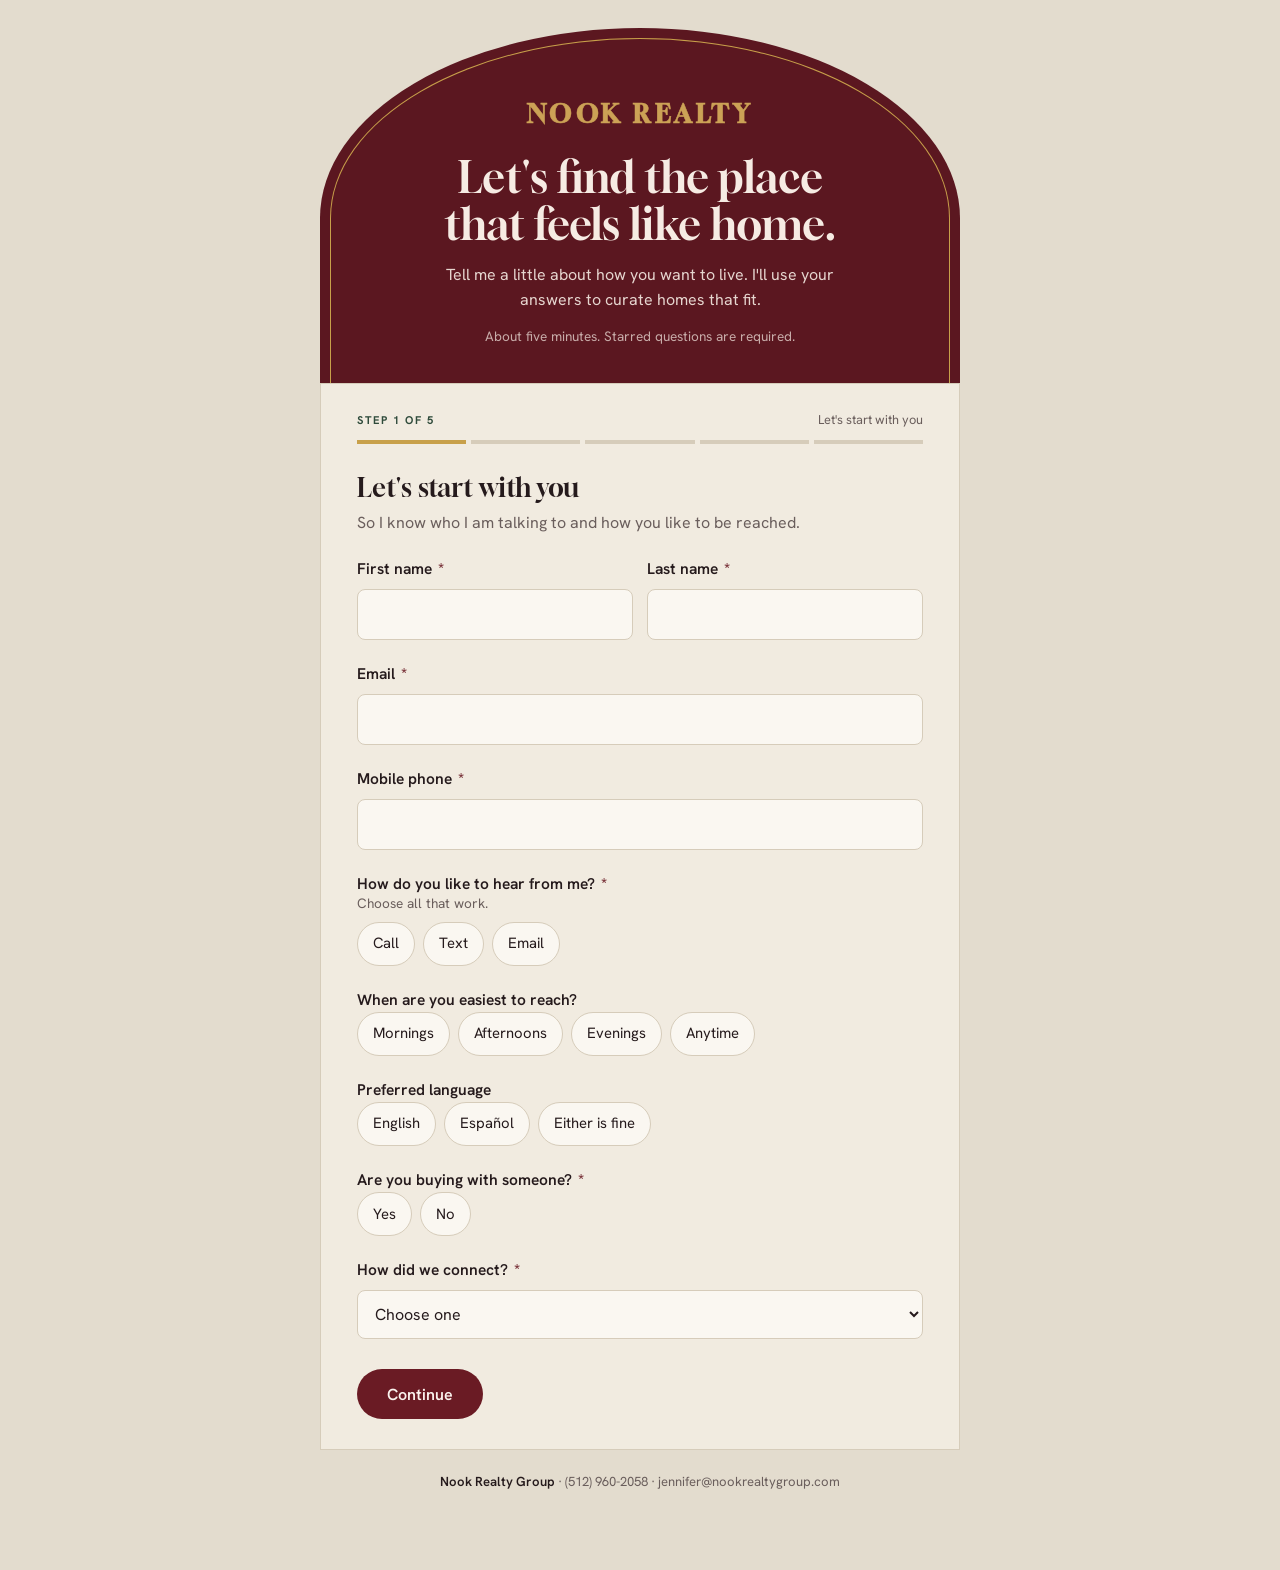
<file: index.html>
<!doctype html>
<html lang="en">
<head>
<meta charset="utf-8">
<title>Nook Buyer Intake</title>
<meta name="viewport" content="width=device-width, initial-scale=1, viewport-fit=cover">
<link rel="stylesheet" href="https://fonts.googleapis.com/css2?family=Gloock&family=Hanken+Grotesk:wght@400;500;600;700&display=swap">
<style>
/* Layout: one narrow column. An arch-shaped hero (a nook) opens onto a single stepped form panel. */
:root {
  --bg: #E3DCCE;
  --surface: #F1EBE0;
  --field: #FAF7F1;
  --fg: #251A1C;
  --muted: #6A5E5C;
  --line: #D6CCBA;
  --tint: #E8E0D2;
  --accent: #6A1B24;
  --accent-fg: #FBF3EE;
  --hero-bg: #5B1720;
  --hero-fg: #F6EBE3;
  --gold: #C8A04A;
  --green: #2F4B3B;
  --focus: #9A6F22;
  --error: #A12A2A;
  --font-display: 'Gloock', Georgia, 'Times New Roman', serif;
  --font-body: 'Hanken Grotesk', system-ui, -apple-system, 'Segoe UI', sans-serif;
}
* { box-sizing: border-box; }
[hidden] { display: none !important; }
body {
  background: var(--bg); color: var(--fg);
  font: 400 1rem/1.55 var(--font-body);
  padding-left: max(16px, env(safe-area-inset-left, 0px));
  padding-right: max(16px, env(safe-area-inset-right, 0px));
  padding-block: 20px 56px;
}
.wrap { max-width: 640px; margin: 0 auto; }
.preview { display: flex; gap: 8px; align-items: baseline; font-size: .8rem; color: var(--muted); margin: 0 0 14px; }
.preview b { letter-spacing: .12em; text-transform: uppercase; font-size: .7rem; color: var(--gold); }

.hero {
  position: relative; background: var(--hero-bg); color: var(--hero-fg); text-align: center;
  border-radius: 50% 50% 0 0 / 190px 190px 0 0; padding: 72px clamp(22px, 8vw, 64px) 36px;
}
.hero::before {
  content: ""; position: absolute; inset: 10px 10px 0; border: 1px solid var(--gold); border-bottom: 0;
  border-radius: 50% 50% 0 0 / 180px 180px 0 0; pointer-events: none;
}
.hero .eyebrow { font: 700 clamp(1.2rem, 5vw, 1.55rem)/1.2 var(--font-display); letter-spacing: .18em; text-transform: uppercase; color: #D9B25C; -webkit-text-stroke: .5px currentColor; margin: 0 auto 24px; }
.hero h1 { font: 400 clamp(1.9rem, 6.4vw, 2.7rem)/1.1 var(--font-display); margin: 0 0 14px; text-wrap: balance; }
.hero p { margin: 0 auto; max-width: 46ch; opacity: .9; }
.hero .meta { margin-top: 14px; font-size: .85rem; opacity: .7; }

.panel { background: var(--surface); border: 1px solid var(--line); padding: 26px clamp(18px, 5vw, 36px) 30px; }
.panel.nohero { border-top: 1px solid var(--line); }
.topline { display: flex; justify-content: space-between; align-items: baseline; gap: 12px; margin-bottom: 10px; font-size: .8rem; color: var(--muted); }
.topline b { letter-spacing: .14em; text-transform: uppercase; font-size: .7rem; color: var(--green); }
.bar { display: grid; grid-template-columns: repeat(5, 1fr); gap: 5px; margin-bottom: 28px; }
.bar i { height: 4px; background: var(--line); display: block; }
.bar i.on { background: var(--gold); }

.step { display: flex; flex-direction: column; gap: 22px; min-width: 0; }
.step h2 { font: 400 1.65rem/1.15 var(--font-display); margin: 0; text-wrap: balance; }
.step h2:focus { outline: none; }
.lead { margin: -14px 0 0; color: var(--muted); }
.block { display: flex; flex-direction: column; gap: 14px; min-width: 0; }
.row { display: grid; grid-template-columns: 1fr 1fr; gap: 14px; }
.row > * { min-width: 0; }
@media (max-width: 480px) { .row { grid-template-columns: 1fr; } }

.q { border: 0; padding: 0; margin: 0; min-width: 0; display: flex; flex-direction: column; gap: 8px; }
.q > label, .q > legend { font-weight: 600; font-size: .97rem; padding: 0; }
.req { color: var(--accent); margin-left: 2px; }
.hint { margin: -3px 0 0; font-size: .85rem; color: var(--muted); }
.hint a { color: var(--green); }
input[type=text], input[type=email], input[type=tel], input[type=date], select, textarea {
  width: 100%; font: inherit; font-size: 1rem; color: var(--fg); background: var(--field, var(--surface));
  border: 1px solid var(--line); border-radius: 8px; padding: 12px 13px; min-height: 48px;
}
textarea { resize: vertical; min-height: 92px; }
select { appearance: auto; }
input:focus-visible, select:focus-visible, textarea:focus-visible { outline: 2px solid var(--focus); outline-offset: 1px; border-color: var(--focus); }
.q.bad input, .q.bad select, .q.bad textarea { border-color: var(--error); }
.err { color: var(--error); font-size: .85rem; margin: 0; font-weight: 500; }

.chips { display: flex; flex-wrap: wrap; gap: 8px; }
.chip { position: relative; }
.chip input { position: absolute; opacity: 0; inset: 0; width: 100%; height: 100%; margin: 0; cursor: pointer; }
.chip span {
  display: inline-block; padding: 10px 15px; min-height: 44px; border: 1px solid var(--line); border-radius: 999px;
  background: var(--field, var(--surface)); font-size: .93rem; line-height: 1.3; display: flex; align-items: center;
}
.chip input:checked + span { background: var(--accent); color: var(--accent-fg); border-color: var(--accent); font-weight: 600; }
.chip input:focus-visible + span { outline: 2px solid var(--focus); outline-offset: 2px; }
.q.bad .chip span { border-color: var(--error); }

.consent { display: flex; gap: 12px; align-items: flex-start; cursor: pointer; font-size: .92rem; line-height: 1.5; }
.consent input { width: 22px; height: 22px; margin: 2px 0 0; accent-color: var(--accent); flex: none; }
.consent span { color: var(--fg); }
.consent:has(input:focus-visible) { outline: 2px solid var(--focus); outline-offset: 4px; }

.follow { background: var(--tint); border-radius: 10px; padding: 16px; display: flex; flex-direction: column; gap: 16px; min-width: 0; }
.group { display: flex; flex-direction: column; gap: 22px; min-width: 0; }
.pricebox { background: var(--tint); border-radius: 10px; padding: 16px; display: flex; flex-direction: column; gap: 14px; }
.pricereadout { font: 400 1.6rem/1.15 var(--font-display); color: var(--accent); }
.sl { display: flex; flex-direction: column; gap: 4px; font-size: .88rem; color: var(--muted); }
.sl b { color: var(--fg); font-weight: 600; }
.sl input[type=range] { width: 100%; height: 34px; margin: 0; accent-color: var(--accent); }
.sl input[type=range]:focus-visible { outline: 2px solid var(--focus); outline-offset: 2px; }
.fine { font-size: .82rem; color: var(--muted); margin: 0; }

.nav { display: flex; justify-content: space-between; align-items: center; gap: 12px; margin-top: 30px; }
.btn { font: 600 1rem var(--font-body); border: 0; border-radius: 999px; padding: 14px 30px; min-height: 50px; cursor: pointer; background: var(--accent); color: var(--accent-fg); }
.btn:hover { filter: brightness(1.08); }
.btn:focus-visible, .back:focus-visible { outline: 2px solid var(--focus); outline-offset: 3px; }
.back { font: 500 .95rem var(--font-body); background: none; border: 0; color: var(--muted); text-decoration: underline; cursor: pointer; padding: 12px 4px; min-height: 44px; }

.done { text-align: left; display: flex; flex-direction: column; gap: 16px; }
.done h2 { font: 400 2rem/1.1 var(--font-display); margin: 0; }
.done p { margin: 0; }
.done .note { background: var(--tint); border-radius: 10px; padding: 14px 16px; font-size: .88rem; color: var(--muted); }

.foot { margin-top: 22px; text-align: center; font-size: .82rem; color: var(--muted); }
.foot b { font-weight: 600; color: var(--fg); }
@media (prefers-reduced-motion: no-preference) { .step, .done { animation: rise .35s ease-out; } }
@keyframes rise { from { opacity: 0; transform: translateY(6px); } to { opacity: 1; transform: none; } }
</style>
</head>
<body>
<div class="wrap">
  <header class="hero" id="hero">
    <p class="eyebrow">Nook Realty</p>
    <h1>Let's find the place that feels like home.</h1>
    <p>Tell me a little about how you want to live. I'll use your answers to curate homes that fit.</p>
    <p class="meta">About five minutes. Starred questions are required.</p>
  </header>

  <main class="panel" id="panel">
    <div class="topline"><b id="stepName">Step 1 of 5</b><span id="stepTitle"></span></div>
    <div class="bar" id="bar" aria-hidden="true"><i></i><i></i><i></i><i></i><i></i></div>
    <form id="intake" novalidate>
      <div style="position:absolute;left:-9999px" aria-hidden="true"><input name="website" tabindex="-1" autocomplete="off"></div>
      <div id="steps"></div>
      <div class="nav">
        <button type="button" class="back" id="back" hidden>Back</button>
        <button type="submit" class="btn" id="next">Continue</button>
      </div>
    </form>
    <div id="thanks" hidden></div>
  </main>

  <p class="foot"><b>Nook Realty Group</b> · (512) 960-2058 · jennifer@nookrealtygroup.com</p>
</div>

<script>
(function () {
  var AREAS = ['South Austin', 'Dripping Springs', 'Downtown', 'North Austin', 'Buda', 'Kyle', 'Wimberley', 'Lakeway', 'Bee Cave', 'Westlake Hills', 'Tarrytown', 'East Austin', 'Round Rock', 'Leander', 'Central Austin', 'Manchaca', 'San Marcos'];
  var steps = [
    { title: "Let's start with you", lead: 'So I know who I am talking to and how you like to be reached.', fields: [
      { type: 'row', fields: [
        { name: 'first_name', type: 'text', label: 'First name', req: 1, ac: 'given-name' },
        { name: 'last_name', type: 'text', label: 'Last name', req: 1, ac: 'family-name' } ] },
      { name: 'email', type: 'email', label: 'Email', req: 1, ac: 'email' },
      { name: 'phone', type: 'tel', label: 'Mobile phone', req: 1, ac: 'tel', im: 'tel' },
      { name: 'contact_pref', type: 'check', label: 'How do you like to hear from me?', hint: 'Choose all that work.', opts: ['Call', 'Text', 'Email'], req: 1 },
      { name: 'best_time', type: 'radio', label: 'When are you easiest to reach?', opts: ['Mornings', 'Afternoons', 'Evenings', 'Anytime'] },
      { name: 'language', type: 'radio', label: 'Preferred language', opts: ['English', 'Español', 'Either is fine'] },
      { name: 'has_cobuyer', type: 'radio', label: 'Are you buying with someone?', opts: ['Yes', 'No'], req: 1,
        follow: [{ when: ['Yes'], fields: [
          { name: 'cobuyer_name', type: 'text', label: 'Their name' },
          { name: 'cobuyer_contact', type: 'text', label: 'Their email or phone', hint: 'Optional.' } ] }] },
      { name: 'source', type: 'select', label: 'How did we connect?', req: 1,
        opts: ['A friend or past client referred me', 'Instagram', 'Zillow or Realtor.com', 'Google search', 'An open house', 'An event or the community', 'We have already spoken', 'Somewhere else'],
        follow: [
          { when: ['A friend or past client referred me'], fields: [{ name: 'referrer_name', type: 'text', label: 'Who should I thank?' }] },
          { when: ['Somewhere else'], fields: [{ name: 'source_other', type: 'text', label: 'Where did you hear about me?' }] } ] }
    ] },
    { title: 'What feels like home', lead: 'Paint me a picture. Rough answers are perfect.', fields: [
      { name: 'property_type', type: 'check', label: 'What kind of home are you looking for?', hint: 'Choose all that apply.', req: 1,
        opts: ['Single-family home', 'Condo or townhome', 'Land or acreage', 'Ranch or farm', 'New construction', 'Multi-family or investment'] },
      { type: 'row', fields: [
        { name: 'bedrooms', type: 'select', label: 'Bedrooms', opts: ['Any', '2+', '3+', '4+', '5+', '6+'] },
        { name: 'bathrooms', type: 'select', label: 'Bathrooms', opts: ['Any', '2+', '3+', '4+', '5+'] } ] },
      { name: 'areas', type: 'check', label: 'Where do you want to be?', hint: 'Choose any that appeal.', opts: AREAS },
      { name: 'areas_other', type: 'text', label: 'Other areas, zip codes or counties', hint: 'Need help with zip codes? <a href="https://www.mapsofaustin.com/" target="_blank" rel="noopener">This map of Greater Austin</a> is useful.' },
      { name: 'lot_size', type: 'select', label: 'How much land do you want?', opts: ['Not important', 'Under 1 acre', '1 to 5 acres', '5 to 10 acres', '10+ acres'] },
      { name: 'hoa', type: 'radio', label: 'How do you feel about an HOA?', opts: ['Fine with one', 'Prefer none', 'No preference'] },
      { name: 'features', type: 'check', label: 'What would make a home feel right?', hint: 'Choose all that apply.',
        opts: ['Pool', 'Big backyard', 'Views', 'Single story', 'Home office', 'Guest house or casita', 'Outdoor living space', 'Gated or private', '3+ car garage', 'Room for animals or hobbies'] },
      { name: 'must_haves', type: 'textarea', label: 'What does the home absolutely need?', hint: 'Your must-haves, in your own words.' },
      { name: 'nice_to_have', type: 'textarea', label: 'What would be a lovely bonus?' },
      { name: 'why_moving', type: 'textarea', label: "What's bringing you to a new home?", hint: 'Optional. It helps me understand what matters most.' },
      { name: 'want_mls', type: 'radio', label: 'Would you like new listings that match sent straight to your inbox?', opts: ['Yes', 'No'], req: 1,
        follow: [{ when: ['Yes'], fields: [
          { name: 'mls_frequency', type: 'check', label: 'How often?', opts: ['As matches come in', 'A daily digest', 'A weekly roundup'], req: 1 },
          { name: 'mls_consent', type: 'consent', req: 1, label: 'I authorize Nook Realty Group to email me recurring listings that match my search. I can unsubscribe at any time.' } ] }] }
    ] },
    { title: 'Budget and financing', lead: 'This keeps us focused on homes that make sense. Nothing here is a commitment.', fields: [
      { name: 'price_range', type: 'price', label: 'What price range are you considering?', hint: 'Slide each end to set your range. Narrow ranges like $475K to $525K are perfect.', req: 1 },
      { name: 'budget_note', type: 'textarea', label: 'Anything about your budget I should know?', hint: 'Optional.' },
      { name: 'purchase_type', type: 'radio', label: 'How will you be buying?', opts: ['Cash', 'Financing', 'Not sure yet'], req: 1 },
      { type: 'group', when: 'purchase_type:Financing|Not sure yet', fields: [
        { name: 'preapproved', type: 'radio', label: 'Have you been pre-approved for a mortgage?', opts: ['Yes', 'In progress', 'Not yet'], req: 1,
          follow: [{ when: ['Yes'], fields: [{ name: 'preapproval_amount', type: 'text', label: 'Pre-approval amount', im: 'numeric', ph: '$' }] }] },
        { name: 'has_lender', type: 'radio', label: 'Are you working with a lender?', opts: ['Yes', 'No'], req: 1,
          follow: [
            { when: ['Yes'], fields: [
              { name: 'lender_name', type: 'text', label: "Lender's name", req: 1 },
              { type: 'row', fields: [
                { name: 'lender_phone', type: 'tel', label: 'Lender phone', im: 'tel' },
                { name: 'lender_email', type: 'email', label: 'Lender email' } ] },
              { type: 'note', text: 'Add a phone number, an email, or both, so I can coordinate with them.' } ] },
            { when: ['No'], fields: [
              { name: 'want_lender_intro', type: 'radio', label: 'Would you like a recommendation?', opts: ['Yes, please', 'No thanks'] } ] } ] }
      ] }
    ] },
    { title: 'Timing and your current home', lead: 'Helps me plan around your calendar and your next move.', fields: [
      { name: 'timeline', type: 'radio', label: 'When are you hoping to buy?', req: 1, opts: ['Right away', 'In 1 to 3 months', 'In 3 to 6 months', 'In 6+ months', 'Just exploring'] },
      { name: 'move_date', type: 'date', label: 'Is there a move-in date you are aiming for?', hint: 'Optional.' },
      { name: 'other_agent', type: 'radio', label: 'Are you currently working with another agent?', opts: ['Yes', 'No'], req: 1,
        follow: [{ when: ['Yes'], fields: [
          { name: 'other_agent_name', type: 'text', label: "Agent's name and brokerage" },
          { name: 'other_agent_signed', type: 'radio', label: 'Have you signed an agreement with them?', opts: ['Yes', 'No', 'Not sure'] },
          { type: 'note', text: 'No problem either way. I just want to be respectful of any agreement you already have.' } ] }] },
      { name: 'housing', type: 'radio', label: 'Do you rent or own where you live now?', opts: ['Rent', 'Own', 'Something else'], req: 1,
        follow: [
          { when: ['Rent'], fields: [
            { type: 'row', fields: [
              { name: 'rent_amount', type: 'text', label: 'Monthly rent', im: 'numeric', ph: '$' },
              { name: 'lease_end', type: 'date', label: 'Lease ends' } ] } ] },
          { when: ['Own'], fields: [
            { name: 'need_to_sell', type: 'radio', label: 'Do you need to sell before you buy?', opts: ['Yes', 'No', 'Not sure yet'] },
            { name: 'current_address', type: 'text', label: 'Address of your current home', hint: 'Optional.', ac: 'street-address' },
            { name: 'paid_off', type: 'radio', label: 'Is your home paid off?', opts: ['Yes', 'No'],
              follow: [{ when: ['No'], fields: [{ name: 'mortgage_balance', type: 'text', label: 'Approximate remaining mortgage balance', hint: 'Optional. A rough number is fine.', im: 'numeric', ph: '$' }] }] },
            { name: 'home_value_opinion', type: 'text', label: 'What do you think your home is worth today?', hint: 'Optional. Your best guess is perfect.', im: 'numeric', ph: '$' } ] } ] }
    ] },
    { title: 'Last things', lead: 'Almost there.', fields: [
      { name: 'anything_else', type: 'textarea', label: 'Anything else you would like me to know?', hint: 'Optional.' },
      { name: 'consent_bra', type: 'consent', req: 1, label: "I understand that before touring homes with Nook Realty Group, I will be asked to review and sign a written buyer representation agreement that explains the services provided and how compensation works. Submitting this form does not commit me to anything." },
      
      { type: 'note', text: 'I use your answers only to help with your home search.' }
    ] }
  ];

  var form = document.getElementById('intake');
  var stepsEl = document.getElementById('steps');
  var cur = 0;
  var resetHooks = [];

  function h(tag, props) {
    var e = document.createElement(tag);
    props = props || {};
    Object.keys(props).forEach(function (k) {
      var v = props[k];
      if (v === undefined || v === null || v === false) return;
      if (k === 'class') e.className = v;
      else if (k === 'text') e.textContent = v;
      else if (k === 'html') e.innerHTML = v;
      else e.setAttribute(k, v === true ? '' : v);
    });
    for (var i = 2; i < arguments.length; i++) {
      var c = arguments[i];
      if (c == null) continue;
      e.append(c.nodeType ? c : document.createTextNode(c));
    }
    return e;
  }

  function renderPrice(f) {
    var stops = [], v;
    for (v = 200; v <= 1000; v += 25) stops.push(v);
    for (v = 1050; v <= 2000; v += 50) stops.push(v);
    for (v = 2100; v <= 3000; v += 100) stops.push(v);
    for (v = 3250; v <= 5000; v += 250) stops.push(v);
    function fmt(k, isMax) {
      if (k >= 5000 && isMax) return '$5M+';
      return k >= 1000 ? '$' + (k / 1000) + 'M' : '$' + k + 'K';
    }
    var q = h('fieldset', { class: 'q', 'data-name': f.name, 'data-req': '1', 'data-type': 'price' });
    q.append(h('legend', { text: f.label }, h('span', { class: 'req', 'aria-hidden': 'true', text: ' *' })));
    if (f.hint) q.append(h('p', { class: 'hint', text: f.hint }));
    var out = h('output', { class: 'pricereadout', 'aria-live': 'polite' });
    var minIn = h('input', { type: 'range', id: 'price_min_s', min: 0, max: stops.length - 1, step: 1, value: stops.indexOf(700) });
    var maxIn = h('input', { type: 'range', id: 'price_max_s', min: 0, max: stops.length - 1, step: 1, value: stops.indexOf(1000) });
    var minVal = h('b'), maxVal = h('b');
    var unsure = h('input', { type: 'checkbox', id: 'price_unsure' });
    var box = h('div', { class: 'pricebox' }, out,
      h('label', { class: 'sl', for: 'price_min_s' }, h('span', {}, 'From ', minVal), minIn),
      h('label', { class: 'sl', for: 'price_max_s' }, h('span', {}, 'To ', maxVal), maxIn),
      h('label', { class: 'consent', for: 'price_unsure' }, unsure, h('span', { text: "I'm still figuring it out" })));
    var hMin = h('input', { type: 'hidden', name: 'price_min' });
    var hMax = h('input', { type: 'hidden', name: 'price_max' });
    var hTxt = h('input', { type: 'hidden', name: 'price_range' });
    q.append(box, hMin, hMax, hTxt, h('p', { class: 'err', role: 'alert', hidden: true }));
    var touched = false;
    function sync() {
      var a = +minIn.value, b = +maxIn.value;
      minVal.textContent = fmt(stops[a], false);
      maxVal.textContent = fmt(stops[b], true);
      if (unsure.checked) {
        out.textContent = 'Still figuring it out';
        hMin.value = ''; hMax.value = ''; hTxt.value = 'Still figuring it out';
      } else if (touched) {
        var t = fmt(stops[a], false) + ' to ' + fmt(stops[b], true);
        out.textContent = t; hTxt.value = t;
        hMin.value = stops[a] * 1000; hMax.value = stops[b] * 1000;
      } else {
        out.textContent = 'Slide to set your range';
        hMin.value = ''; hMax.value = ''; hTxt.value = '';
      }
      minIn.disabled = unsure.checked; maxIn.disabled = unsure.checked;
    }
    minIn.addEventListener('input', function () { touched = true; if (+minIn.value > +maxIn.value) maxIn.value = minIn.value; sync(); });
    maxIn.addEventListener('input', function () { touched = true; if (+maxIn.value < +minIn.value) minIn.value = maxIn.value; sync(); });
    unsure.addEventListener('change', sync);
    resetHooks.push(function () { touched = false; sync(); });
    sync();
    return h('div', { class: 'block' }, q);
  }

  function renderField(f) {
    if (f.type === 'row') {
      var row = h('div', { class: 'row' });
      f.fields.forEach(function (x) { row.append(renderField(x)); });
      return row;
    }
    if (f.type === 'note') return h('p', { class: 'fine', text: f.text });
    if (f.type === 'group') {
      var g = h('div', { class: 'group', 'data-when': f.when, hidden: true });
      f.fields.forEach(function (x) { g.append(renderField(x)); });
      return g;
    }
    if (f.type === 'price') return renderPrice(f);
    var block = h('div', { class: 'block' });
    var isGroup = f.type === 'radio' || f.type === 'check' || f.type === 'consent';
    var q = h(f.type === 'consent' ? 'div' : (isGroup ? 'fieldset' : 'div'), { class: 'q', 'data-name': f.name, 'data-req': f.req ? '1' : null, 'data-type': f.type });
    var id = 'f_' + f.name;
    var req = f.req && f.type !== 'consent' ? h('span', { class: 'req', 'aria-hidden': 'true', text: ' *' }) : null;

    if (f.type !== 'consent') {
      q.append(isGroup ? h('legend', { text: f.label }, req) : h('label', { for: id, text: f.label }, req));
      if (f.hint) q.append(h('p', { class: 'hint', html: f.hint }));
    }
    if (f.type === 'select') {
      var sel = h('select', { id: id, name: f.name });
      sel.append(h('option', { value: '', text: 'Choose one' }));
      f.opts.forEach(function (o) { sel.append(h('option', { value: o, text: o })); });
      q.append(sel);
    } else if (f.type === 'textarea') {
      q.append(h('textarea', { id: id, name: f.name, rows: 3 }));
    } else if (f.type === 'radio' || f.type === 'check') {
      var chips = h('div', { class: 'chips' });
      f.opts.forEach(function (o, i) {
        var inp = h('input', { type: f.type === 'radio' ? 'radio' : 'checkbox', name: f.name, value: o, id: id + '_' + i });
        chips.append(h('label', { class: 'chip' }, inp, h('span', { text: o })));
      });
      q.append(chips);
    } else if (f.type === 'consent') {
      var cb = h('input', { type: 'checkbox', name: f.name, value: 'Yes', id: id });
      q.append(h('label', { class: 'consent', for: id }, cb, h('span', { text: f.label + (f.req ? ' *' : '') })));
    } else {
      q.append(h('input', { type: f.type, id: id, name: f.name, autocomplete: f.ac, inputmode: f.im, placeholder: f.ph }));
    }
    q.append(h('p', { class: 'err', role: 'alert', hidden: true }));
    block.append(q);
    (f.follow || []).forEach(function (g) {
      var c = h('div', { class: 'follow', 'data-when': f.name + ':' + g.when.join('|'), hidden: true });
      g.fields.forEach(function (x) { c.append(renderField(x)); });
      block.append(c);
    });
    return block;
  }

  steps.forEach(function (s, i) {
    var sec = h('section', { class: 'step', 'data-i': i, hidden: i !== 0 });
    sec.append(h('h2', { tabindex: '-1', text: s.title }));
    if (s.lead) sec.append(h('p', { class: 'lead', text: s.lead }));
    s.fields.forEach(function (f) { sec.append(renderField(f)); });
    stepsEl.append(sec);
  });

  function hidden(el) { return !!el.closest('[data-when][hidden]'); }

  function values(name) {
    var out = [];
    form.querySelectorAll('[name="' + name + '"]').forEach(function (inp) {
      if (hidden(inp)) return;
      if (inp.type === 'radio' || inp.type === 'checkbox') { if (inp.checked) out.push(inp.value); }
      else if (inp.value.trim()) out.push(inp.value.trim());
    });
    return out;
  }

  function updateConditions() {
    form.querySelectorAll('[data-when]').forEach(function (el) {
      var w = el.getAttribute('data-when');
      var i = w.indexOf(':');
      var vals = values(w.slice(0, i));
      var want = w.slice(i + 1).split('|');
      el.hidden = !vals.some(function (v) { return want.indexOf(v) > -1; });
    });
  }

  function setErr(q, msg) {
    var e = q.querySelector('.err');
    if (!e) return;
    if (msg) { e.textContent = msg; e.hidden = false; q.classList.add('bad'); }
    else { e.hidden = true; q.classList.remove('bad'); }
  }

  function validateStep(i) {
    var sec = stepsEl.children[i];
    var first = null;
    sec.querySelectorAll('.q').forEach(function (q) {
      if (hidden(q)) { setErr(q, ''); return; }
      var name = q.getAttribute('data-name');
      var type = q.getAttribute('data-type');
      var v = values(name);
      var msg = '';
      if (q.getAttribute('data-req') && !v.length) {
        msg = type === 'price' ? "Slide to set your range, or check the box if you're still figuring it out." : type === 'consent' ? 'Please check this box to continue.' : type === 'check' ? 'Choose at least one.' : (type === 'radio' || type === 'select') ? 'Please choose one.' : 'Please fill this in.';
      } else if (v.length && type === 'email' && !/^[^\s@]+@[^\s@]+\.[^\s@]{2,}$/.test(v[0])) {
        msg = "That email doesn't look quite right.";
      } else if (v.length && type === 'tel' && v[0].replace(/\D/g, '').length < 10) {
        msg = 'Please include all 10 digits.';
      }
      if (!msg && name === 'lender_phone' && !values('lender_phone').length && !values('lender_email').length) {
        msg = 'Add a phone number or an email.';
      }
      setErr(q, msg);
      if (msg && !first) first = q;
    });
    if (first) {
      var t = first.querySelector('input, select, textarea');
      if (t) t.focus();
      first.scrollIntoView({ block: 'center' });
    }
    return !first;
  }

  function go(i) {
    cur = i;
    Array.prototype.forEach.call(stepsEl.children, function (s, n) { s.hidden = n !== i; });
    document.getElementById('stepName').textContent = 'Step ' + (i + 1) + ' of ' + steps.length;
    document.getElementById('stepTitle').textContent = steps[i].title;
    document.querySelectorAll('#bar i').forEach(function (b, n) { b.classList.toggle('on', n <= i); });
    document.getElementById('back').hidden = i === 0;
    document.getElementById('next').textContent = i === steps.length - 1 ? 'Send to Jennifer' : 'Continue';
    document.getElementById('hero').hidden = i !== 0;
    document.getElementById('panel').classList.toggle('nohero', i !== 0);
    window.scrollTo(0, 0);
    var hd = stepsEl.children[i].querySelector('h2');
    if (hd) hd.focus({ preventScroll: true });
  }

  function collect() {
    var data = {};
    form.querySelectorAll('[name]').forEach(function (inp) {
      var n = inp.name;
      if (n in data) return;
      var v = values(n);
      if (v.length) data[n] = (inp.type === 'checkbox' && inp.value !== 'Yes') || v.length > 1 ? v : v[0];
    });
    ['contact_pref', 'areas', 'features', 'property_type', 'mls_frequency'].forEach(function (k) {
      if (data[k] && !Array.isArray(data[k])) data[k] = [data[k]];
    });
    data.form = 'buyer_intake';
    data.submitted_at = new Date().toISOString();
    return data;
  }

  var ENDPOINT = 'https://wopiuwndpuxzywtchbtt.supabase.co/functions/v1/submit-form';
  function send(d, tries) {
    return fetch(ENDPOINT, { method: 'POST', headers: { 'Content-Type': 'application/json' }, body: JSON.stringify(d) })
      .then(function (r) { return r.json().then(function (j) { if (!r.ok || !j.ok) throw new Error('bad'); return j; }); })
      .catch(function (err) {
        if (tries <= 1) throw err;
        return new Promise(function (res) { setTimeout(res, 1200); }).then(function () { return send(d, tries - 1); });
      });
  }
  function submitAll() {
    var btn = document.getElementById('next'), msg = document.getElementById('sendErr');
    if (!msg) { msg = h('p', { class: 'err', id: 'sendErr', role: 'alert' }); btn.parentNode.insertBefore(msg, btn); }
    msg.textContent = ''; btn.disabled = true; btn.textContent = 'Sending...';
    var d = collect();
    send(d, 3).then(function () { finish(d); }).catch(function () {
      btn.disabled = false; btn.textContent = 'Send to Jennifer';
      msg.textContent = "We couldn't send that just now, and nothing was lost on your screen. Please tap Send again, or email jennifer@nookrealtygroup.com or call (512) 960-2058.";
    });
  }
  function finish(d) {
    var prefs = (d.contact_pref || ['call', 'text', 'email']).map(function (p) { return p.toLowerCase(); });
    var how = prefs.length > 1 ? prefs.slice(0, -1).join(', ') + ' or ' + prefs[prefs.length - 1] : prefs[0];
    var t = document.getElementById('thanks');
    t.innerHTML = '';
    t.append(h('div', { class: 'done' },
      h('h2', { tabindex: '-1', text: 'Thank you, ' + (d.first_name || 'friend') + '.' }),
      h('p', { text: "I'll be in touch soon by " + how + '. In the meantime I will start curating homes that fit what you described.' }),
      h('p', { text: 'Before we tour, I will send over a buyer representation agreement to review together, so you know exactly how we work.' }),
      h('button', { type: 'button', class: 'back', id: 'again', text: 'Start over' })
    ));
    form.hidden = true;
    document.getElementById('stepName').textContent = 'All done';
    document.getElementById('stepTitle').textContent = '';
    document.querySelectorAll('#bar i').forEach(function (b) { b.classList.add('on'); });
    document.getElementById('hero').hidden = true;
    t.hidden = false;
    window.scrollTo(0, 0);
    t.querySelector('h2').focus({ preventScroll: true });
    document.getElementById('again').addEventListener('click', function () {
      form.reset(); resetHooks.forEach(function (fn) { fn(); }); updateConditions(); form.hidden = false; t.hidden = true;
      form.querySelectorAll('.q').forEach(function (q) { setErr(q, ''); });
      go(0);
    });
  }

  form.addEventListener('input', updateConditions);
  form.addEventListener('change', updateConditions);
  form.addEventListener('submit', function (e) {
    e.preventDefault();
    updateConditions();
    if (!validateStep(cur)) return;
    if (cur < steps.length - 1) go(cur + 1); else submitAll();
  });
  document.getElementById('back').addEventListener('click', function () { if (cur > 0) go(cur - 1); });

  updateConditions();
  go(0);
})();
</script>
</body>
</html>
</file>
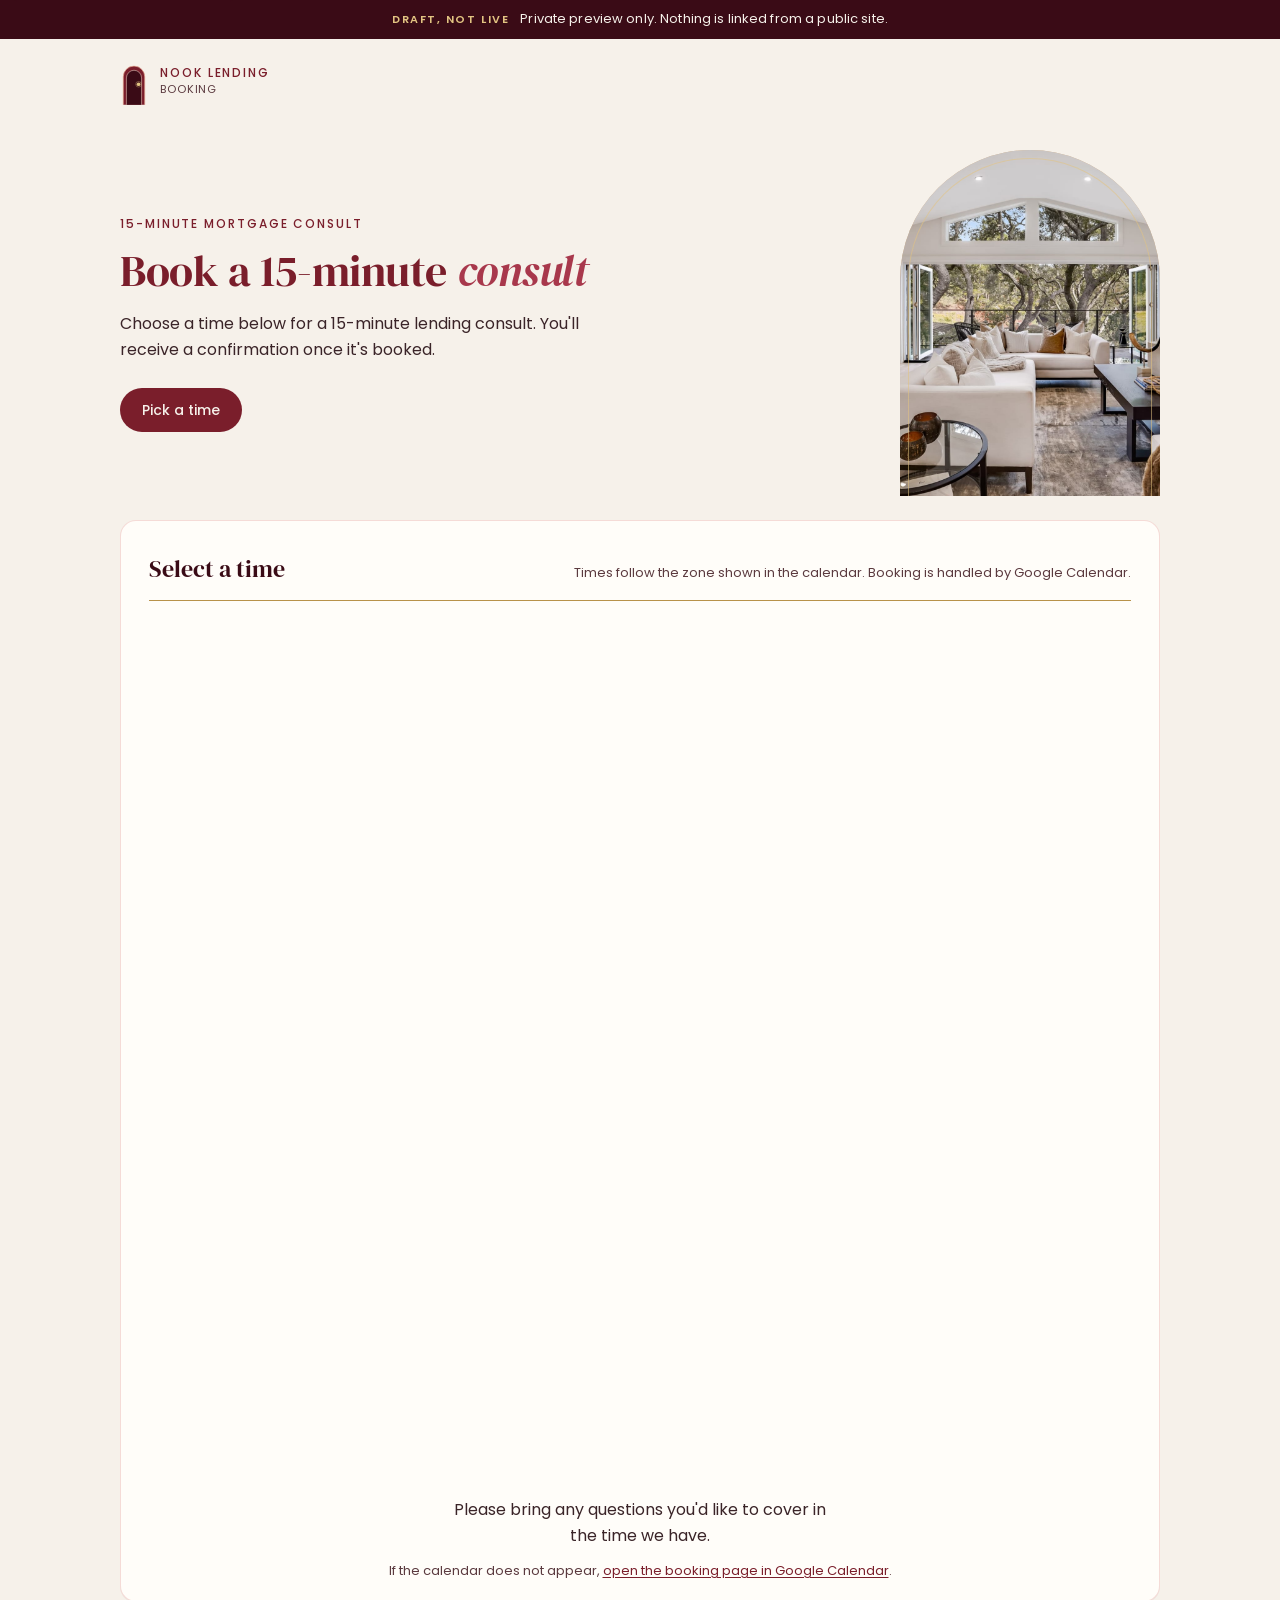
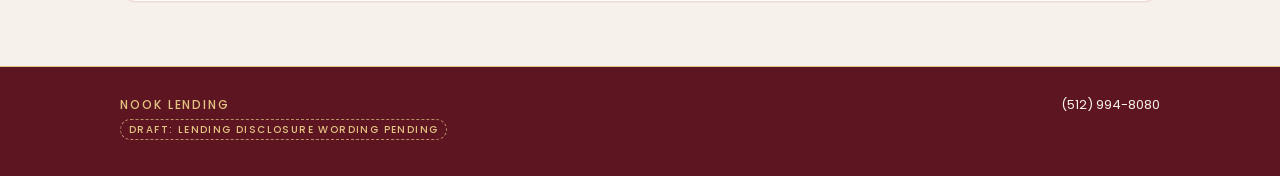
<file: book-preview-imgnh6xj/lending/index.html>
<!DOCTYPE html>
<html lang="en">
<head>
  <meta charset="utf-8">
  <meta name="viewport" content="width=device-width, initial-scale=1, viewport-fit=cover">
  <meta name="robots" content="noindex,nofollow,noarchive">
  <meta name="description" content="Draft booking page for a Nook Lending mortgage consult. Not live.">
  <title>Book a 15-minute consult (draft, not live)</title>
  <link rel="icon" href="../assets/favicon.svg" type="image/svg+xml">
  <link rel="preconnect" href="https://fonts.googleapis.com">
  <link rel="preconnect" href="https://fonts.gstatic.com" crossorigin>
  <link href="https://fonts.googleapis.com/css2?family=DM+Serif+Display:ital@0;1&family=Poppins:ital,wght@0,400;0,500;0,600&display=swap" rel="stylesheet">
  <link rel="stylesheet" href="../css/nook-booking.css">
</head>
<body class="page page-lending">
  <a class="skip" href="#booking">Skip to booking calendar</a>

  <div class="draft-banner" role="status">
    <strong>Draft, not live</strong>
    Private preview only. Nothing is linked from a public site.
  </div>

  <header class="site-header">
    <div class="wrap">
      <div class="brand">
        <img class="brand-mark" src="../assets/logo-compact.svg" width="28" height="47" alt="">
        <div class="brand-text">
          <span class="brand-label">Nook Lending</span>
          <span class="brand-sub">Booking</span>
        </div>
      </div>
    </div>
  </header>

  <main>
    <section class="hero wrap" aria-label="Introduction">
      <div class="hero-copy">
        <p class="eyebrow">15-Minute Mortgage Consult</p>
        <h1>Book a 15-minute <em>consult</em></h1>
        <p class="lede">Choose a time below for a 15-minute lending consult. You'll receive a confirmation once it's booked.</p>
        <a class="btn" href="#booking">Pick a time</a>
      </div>
      <figure class="photo-slot">
        <div class="photo-frame">
          <img
            src="../assets/lending-hero.jpg"
            width="1920"
            height="1116"
            alt="A bright living room with white sofas and open doors looking out to oak trees.">
        </div>
      </figure>
    </section>

    <section class="booking" id="booking">
      <div class="wrap">
        <div class="booking-card">
          <header>
            <h2>Select a time</h2>
            <p class="booking-note">Times follow the zone shown in the calendar. Booking is handled by Google Calendar.</p>
          </header>
          <!-- Google Calendar Appointment Scheduling, official inline embed (gv=true). -->
          <iframe
            class="embed"
            src="https://calendar.google.com/calendar/appointments/schedules/AcZssZ0QLNwiOee940_238WM-PhMm_U3fINs_IV6UxR-zBSBGC0eVnq86gvSLHr0Vu9Aj044sgsXSuFZ?gv=true"
            style="border: 0;"
            width="100%"
            height="860"
            frameborder="0"
            title="Nook Lending 15-Minute Mortgage Consult appointment calendar"
            loading="eager"></iframe>
          <p class="after-box">Please bring any questions you'd like to cover in the time we have.</p>
          <p class="fallback">If the calendar does not appear, <a href="https://calendar.app.google/JZmTZnoVLVKBYBHi8" target="_blank" rel="noopener noreferrer">open the booking page in Google Calendar</a>.</p>
        </div>
      </div>
    </section>
  </main>

  <footer class="site-footer">
    <div class="wrap">
      <div>
        <p class="footer-brand">Nook Lending</p>
        <p class="footer-disclosure">
          <span class="placeholder-label">DRAFT: Lending disclosure wording pending</span>
        </p>
      </div>
      <p class="footer-phone"><a href="tel:+15129948080">(512) 994-8080</a></p>
    </div>
  </footer>
</body>
</html>
</file>
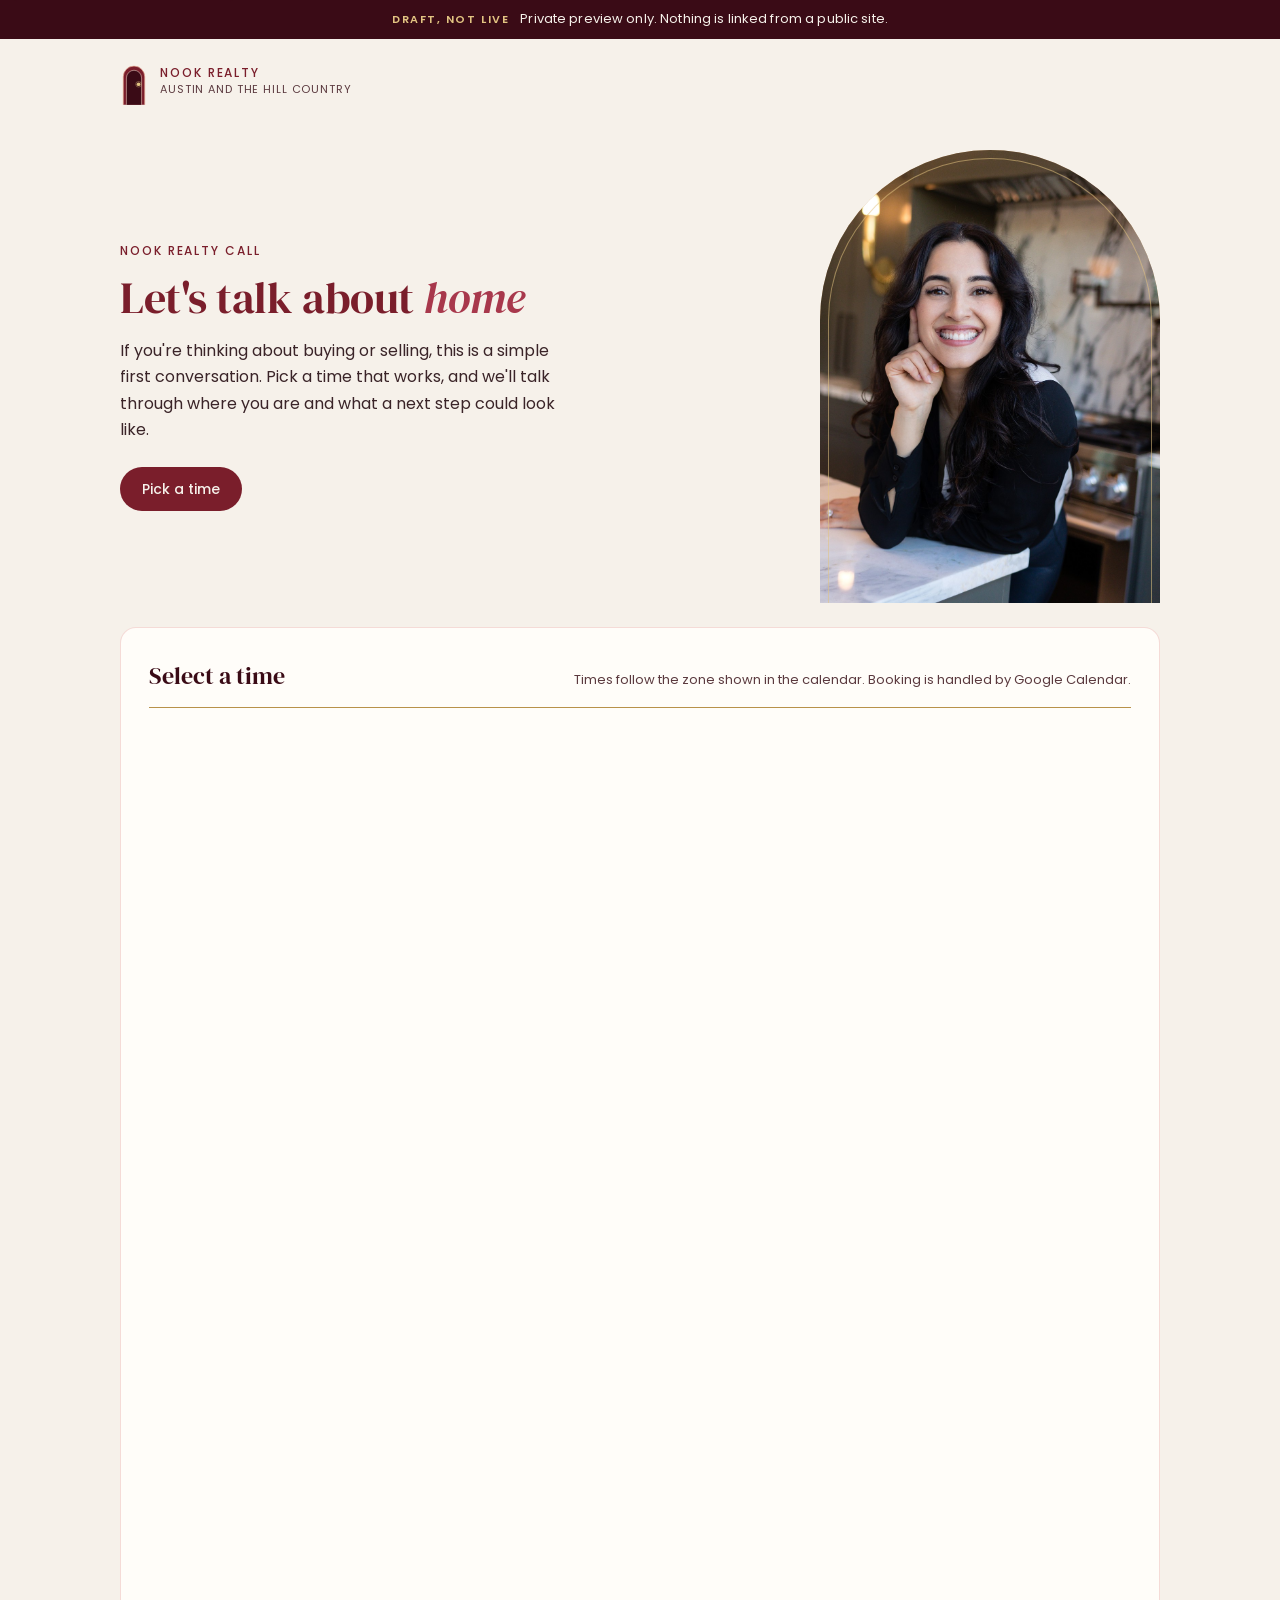
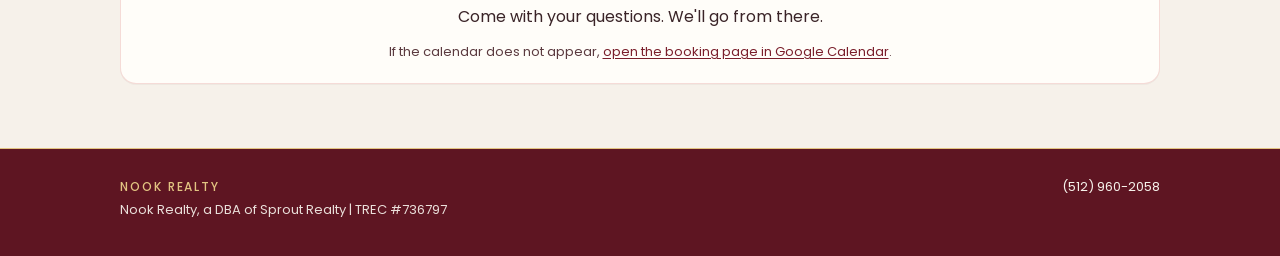
<file: book-preview-imgnh6xj/realty/index.html>
<!DOCTYPE html>
<html lang="en">
<head>
  <meta charset="utf-8">
  <meta name="viewport" content="width=device-width, initial-scale=1, viewport-fit=cover">
  <meta name="robots" content="noindex,nofollow,noarchive">
  <meta name="description" content="Draft booking page for a Nook Realty call. Not live.">
  <title>Let's talk about home (draft, not live)</title>
  <link rel="icon" href="../assets/favicon.svg" type="image/svg+xml">
  <link rel="preconnect" href="https://fonts.googleapis.com">
  <link rel="preconnect" href="https://fonts.gstatic.com" crossorigin>
  <link href="https://fonts.googleapis.com/css2?family=DM+Serif+Display:ital@0;1&family=Poppins:ital,wght@0,400;0,500;0,600&display=swap" rel="stylesheet">
  <link rel="stylesheet" href="../css/nook-booking.css">
</head>
<body class="page page-realty">
  <a class="skip" href="#booking">Skip to booking calendar</a>

  <div class="draft-banner" role="status">
    <strong>Draft, not live</strong>
    Private preview only. Nothing is linked from a public site.
  </div>

  <header class="site-header">
    <div class="wrap">
      <div class="brand">
        <img class="brand-mark" src="../assets/logo-compact.svg" width="28" height="47" alt="">
        <div class="brand-text">
          <span class="brand-label">Nook Realty</span>
          <span class="brand-sub">Austin and the Hill Country</span>
        </div>
      </div>
    </div>
  </header>

  <main>
    <section class="hero wrap" aria-label="Introduction">
      <div class="hero-copy">
        <p class="eyebrow">Nook Realty Call</p>
        <h1>Let's talk about <em>home</em></h1>
        <p class="lede">If you're thinking about buying or selling, this is a simple first conversation. Pick a time that works, and we'll talk through where you are and what a next step could look like.</p>
        <a class="btn" href="#booking">Pick a time</a>
      </div>
      <figure class="photo-slot">
        <div class="photo-frame">
          <img
            src="../assets/realty-hero.jpg"
            width="2000"
            height="1333"
            alt="Jennifer Ferrara smiling, leaning on a marble kitchen island in a home interior.">
        </div>
      </figure>
    </section>

    <section class="booking" id="booking">
      <div class="wrap">
        <div class="booking-card">
          <header>
            <h2>Select a time</h2>
            <p class="booking-note">Times follow the zone shown in the calendar. Booking is handled by Google Calendar.</p>
          </header>
          <!-- Google Calendar Appointment Scheduling, official inline embed (gv=true). -->
          <iframe
            class="embed"
            src="https://calendar.google.com/calendar/appointments/schedules/AcZssZ24ogY1ra6t7c_ctqQqqf0fz1y0DFUGEXrwwgpq5Su7M3G70Lh1ju3TEncVkBpYMcXh0iP5negP?gv=true"
            style="border: 0;"
            width="100%"
            height="860"
            frameborder="0"
            title="Nook Realty Call appointment calendar"
            loading="eager"></iframe>
          <p class="after-box">Come with your questions. We'll go from there.</p>
          <p class="fallback">If the calendar does not appear, <a href="https://calendar.app.google/DA6fjnHVX2ZcKHKt7" target="_blank" rel="noopener noreferrer">open the booking page in Google Calendar</a>.</p>
        </div>
      </div>
    </section>
  </main>

  <footer class="site-footer">
    <div class="wrap">
      <div>
        <p class="footer-brand">Nook Realty</p>
        <p class="footer-legal">Nook Realty, a DBA of Sprout Realty | TREC #736797</p>
      </div>
      <p class="footer-phone"><a href="tel:+15129602058">(512) 960-2058</a></p>
    </div>
  </footer>
</body>
</html>
</file>
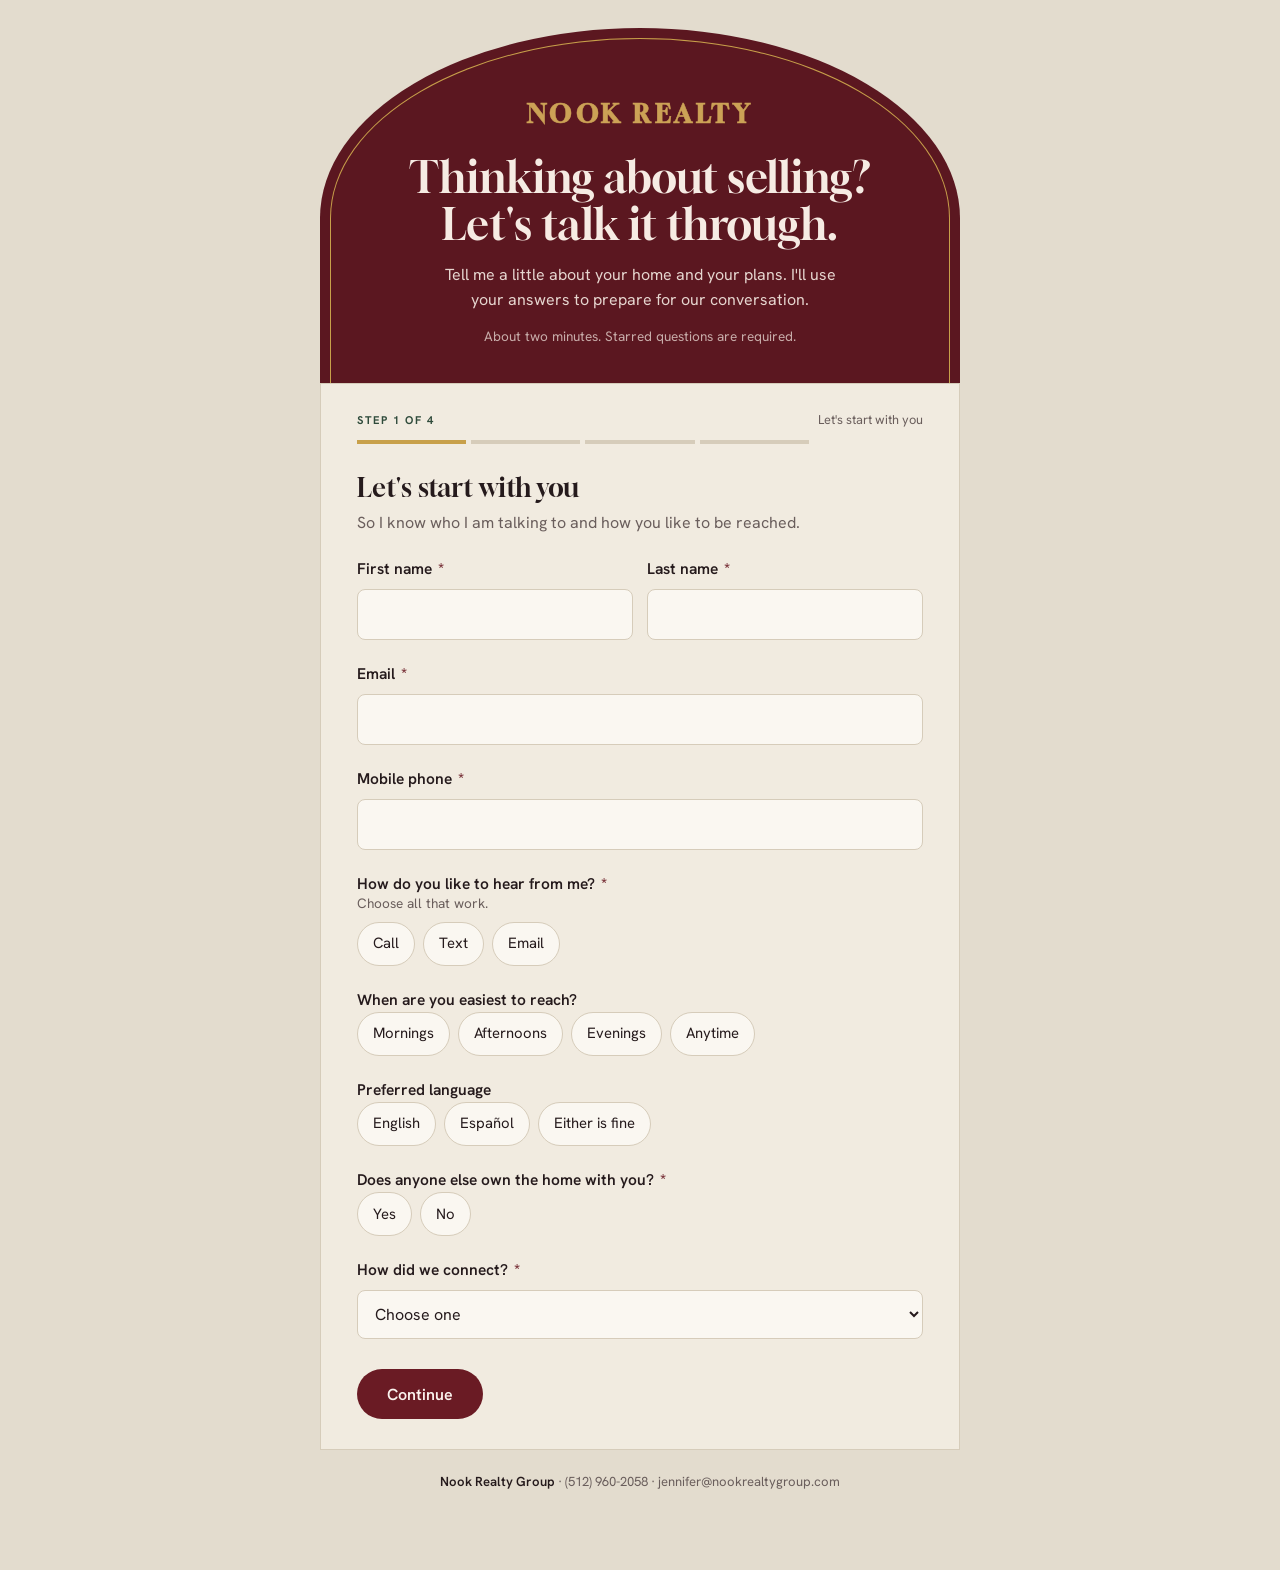
<file: seller-inquiry.html>
<!doctype html>
<html lang="en">
<head>
<meta charset="utf-8">
<title>Nook Seller Inquiry</title>
<meta name="viewport" content="width=device-width, initial-scale=1, viewport-fit=cover">
<link rel="stylesheet" href="https://fonts.googleapis.com/css2?family=Gloock&family=Hanken+Grotesk:wght@400;500;600;700&display=swap">
<style>
/* Layout: one narrow column. An arch-shaped hero (a nook) opens onto a single stepped form panel. */
:root {
  --bg: #E3DCCE;
  --surface: #F1EBE0;
  --field: #FAF7F1;
  --fg: #251A1C;
  --muted: #6A5E5C;
  --line: #D6CCBA;
  --tint: #E8E0D2;
  --accent: #6A1B24;
  --accent-fg: #FBF3EE;
  --hero-bg: #5B1720;
  --hero-fg: #F6EBE3;
  --gold: #C8A04A;
  --green: #2F4B3B;
  --focus: #9A6F22;
  --error: #A12A2A;
  --font-display: 'Gloock', Georgia, 'Times New Roman', serif;
  --font-body: 'Hanken Grotesk', system-ui, -apple-system, 'Segoe UI', sans-serif;
}
* { box-sizing: border-box; }
[hidden] { display: none !important; }
body {
  background: var(--bg); color: var(--fg);
  font: 400 1rem/1.55 var(--font-body);
  padding-left: max(16px, env(safe-area-inset-left, 0px));
  padding-right: max(16px, env(safe-area-inset-right, 0px));
  padding-block: 20px 56px;
}
.wrap { max-width: 640px; margin: 0 auto; }
.preview { display: flex; gap: 8px; align-items: baseline; font-size: .8rem; color: var(--muted); margin: 0 0 14px; }
.preview b { letter-spacing: .12em; text-transform: uppercase; font-size: .7rem; color: var(--gold); }

.hero {
  position: relative; background: var(--hero-bg); color: var(--hero-fg); text-align: center;
  border-radius: 50% 50% 0 0 / 190px 190px 0 0; padding: 72px clamp(22px, 8vw, 64px) 36px;
}
.hero::before {
  content: ""; position: absolute; inset: 10px 10px 0; border: 1px solid var(--gold); border-bottom: 0;
  border-radius: 50% 50% 0 0 / 180px 180px 0 0; pointer-events: none;
}
.hero .eyebrow { font: 700 clamp(1.2rem, 5vw, 1.55rem)/1.2 var(--font-display); letter-spacing: .18em; text-transform: uppercase; color: #D9B25C; -webkit-text-stroke: .5px currentColor; margin: 0 auto 24px; }
.hero h1 { font: 400 clamp(1.9rem, 6.4vw, 2.7rem)/1.1 var(--font-display); margin: 0 0 14px; text-wrap: balance; }
.hero p { margin: 0 auto; max-width: 46ch; opacity: .9; }
.hero .meta { margin-top: 14px; font-size: .85rem; opacity: .7; }

.panel { background: var(--surface); border: 1px solid var(--line); padding: 26px clamp(18px, 5vw, 36px) 30px; }
.panel.nohero { border-top: 1px solid var(--line); }
.topline { display: flex; justify-content: space-between; align-items: baseline; gap: 12px; margin-bottom: 10px; font-size: .8rem; color: var(--muted); }
.topline b { letter-spacing: .14em; text-transform: uppercase; font-size: .7rem; color: var(--green); }
.bar { display: grid; grid-template-columns: repeat(5, 1fr); gap: 5px; margin-bottom: 28px; }
.bar i { height: 4px; background: var(--line); display: block; }
.bar i.on { background: var(--gold); }

.step { display: flex; flex-direction: column; gap: 22px; min-width: 0; }
.step h2 { font: 400 1.65rem/1.15 var(--font-display); margin: 0; text-wrap: balance; }
.step h2:focus { outline: none; }
.lead { margin: -14px 0 0; color: var(--muted); }
.block { display: flex; flex-direction: column; gap: 14px; min-width: 0; }
.row { display: grid; grid-template-columns: 1fr 1fr; gap: 14px; }
.row > * { min-width: 0; }
@media (max-width: 480px) { .row { grid-template-columns: 1fr; } }

.q { border: 0; padding: 0; margin: 0; min-width: 0; display: flex; flex-direction: column; gap: 8px; }
.q > label, .q > legend { font-weight: 600; font-size: .97rem; padding: 0; }
.req { color: var(--accent); margin-left: 2px; }
.hint { margin: -3px 0 0; font-size: .85rem; color: var(--muted); }
.hint a { color: var(--green); }
input[type=text], input[type=email], input[type=tel], input[type=date], select, textarea {
  width: 100%; font: inherit; font-size: 1rem; color: var(--fg); background: var(--field, var(--surface));
  border: 1px solid var(--line); border-radius: 8px; padding: 12px 13px; min-height: 48px;
}
textarea { resize: vertical; min-height: 92px; }
select { appearance: auto; }
input:focus-visible, select:focus-visible, textarea:focus-visible { outline: 2px solid var(--focus); outline-offset: 1px; border-color: var(--focus); }
.q.bad input, .q.bad select, .q.bad textarea { border-color: var(--error); }
.err { color: var(--error); font-size: .85rem; margin: 0; font-weight: 500; }

.chips { display: flex; flex-wrap: wrap; gap: 8px; }
.chip { position: relative; }
.chip input { position: absolute; opacity: 0; inset: 0; width: 100%; height: 100%; margin: 0; cursor: pointer; }
.chip span {
  display: inline-block; padding: 10px 15px; min-height: 44px; border: 1px solid var(--line); border-radius: 999px;
  background: var(--field, var(--surface)); font-size: .93rem; line-height: 1.3; display: flex; align-items: center;
}
.chip input:checked + span { background: var(--accent); color: var(--accent-fg); border-color: var(--accent); font-weight: 600; }
.chip input:focus-visible + span { outline: 2px solid var(--focus); outline-offset: 2px; }
.q.bad .chip span { border-color: var(--error); }

.consent { display: flex; gap: 12px; align-items: flex-start; cursor: pointer; font-size: .92rem; line-height: 1.5; }
.consent input { width: 22px; height: 22px; margin: 2px 0 0; accent-color: var(--accent); flex: none; }
.consent span { color: var(--fg); }
.consent:has(input:focus-visible) { outline: 2px solid var(--focus); outline-offset: 4px; }

.follow { background: var(--tint); border-radius: 10px; padding: 16px; display: flex; flex-direction: column; gap: 16px; min-width: 0; }
.group { display: flex; flex-direction: column; gap: 22px; min-width: 0; }
.pricebox { background: var(--tint); border-radius: 10px; padding: 16px; display: flex; flex-direction: column; gap: 14px; }
.pricereadout { font: 400 1.6rem/1.15 var(--font-display); color: var(--accent); }
.sl { display: flex; flex-direction: column; gap: 4px; font-size: .88rem; color: var(--muted); }
.sl b { color: var(--fg); font-weight: 600; }
.sl input[type=range] { width: 100%; height: 34px; margin: 0; accent-color: var(--accent); }
.sl input[type=range]:focus-visible { outline: 2px solid var(--focus); outline-offset: 2px; }
.fine { font-size: .82rem; color: var(--muted); margin: 0; }

.nav { display: flex; justify-content: space-between; align-items: center; gap: 12px; margin-top: 30px; }
.btn { font: 600 1rem var(--font-body); border: 0; border-radius: 999px; padding: 14px 30px; min-height: 50px; cursor: pointer; background: var(--accent); color: var(--accent-fg); }
.btn:hover { filter: brightness(1.08); }
.btn:focus-visible, .back:focus-visible { outline: 2px solid var(--focus); outline-offset: 3px; }
.back { font: 500 .95rem var(--font-body); background: none; border: 0; color: var(--muted); text-decoration: underline; cursor: pointer; padding: 12px 4px; min-height: 44px; }

.done { text-align: left; display: flex; flex-direction: column; gap: 16px; }
.done h2 { font: 400 2rem/1.1 var(--font-display); margin: 0; }
.done p { margin: 0; }
.done .note { background: var(--tint); border-radius: 10px; padding: 14px 16px; font-size: .88rem; color: var(--muted); }

.foot { margin-top: 22px; text-align: center; font-size: .82rem; color: var(--muted); }
.foot b { font-weight: 600; color: var(--fg); }
@media (prefers-reduced-motion: no-preference) { .step, .done { animation: rise .35s ease-out; } }
@keyframes rise { from { opacity: 0; transform: translateY(6px); } to { opacity: 1; transform: none; } }
</style>
</head>
<body>
<div class="wrap">
  <header class="hero" id="hero">
    <p class="eyebrow">Nook Realty</p>
    <h1>Thinking about selling? Let's talk it through.</h1>
    <p>Tell me a little about your home and your plans. I'll use your answers to prepare for our conversation.</p>
    <p class="meta">About two minutes. Starred questions are required.</p>
  </header>

  <main class="panel" id="panel">
    <div class="topline"><b id="stepName">Step 1 of 5</b><span id="stepTitle"></span></div>
    <div class="bar" id="bar" aria-hidden="true"><i></i><i></i><i></i><i></i></div>
    <form id="intake" novalidate>
      <div style="position:absolute;left:-9999px" aria-hidden="true"><input name="website" tabindex="-1" autocomplete="off"></div>
      <div id="steps"></div>
      <div class="nav">
        <button type="button" class="back" id="back" hidden>Back</button>
        <button type="submit" class="btn" id="next">Continue</button>
      </div>
    </form>
    <div id="thanks" hidden></div>
  </main>

  <p class="foot"><b>Nook Realty Group</b> · (512) 960-2058 · jennifer@nookrealtygroup.com</p>
</div>

<script>
(function () {
  var AREAS = ['South Austin', 'Dripping Springs', 'Downtown', 'North Austin', 'Buda', 'Kyle', 'Wimberley', 'Lakeway', 'Bee Cave', 'Westlake Hills', 'Tarrytown', 'East Austin', 'Round Rock', 'Leander', 'Central Austin', 'Manchaca', 'San Marcos'];
  var steps = [
    { title: "Let's start with you", lead: 'So I know who I am talking to and how you like to be reached.', fields: [
      { type: 'row', fields: [
        { name: 'first_name', type: 'text', label: 'First name', req: 1, ac: 'given-name' },
        { name: 'last_name', type: 'text', label: 'Last name', req: 1, ac: 'family-name' } ] },
      { name: 'email', type: 'email', label: 'Email', req: 1, ac: 'email' },
      { name: 'phone', type: 'tel', label: 'Mobile phone', req: 1, ac: 'tel', im: 'tel' },
      { name: 'contact_pref', type: 'check', label: 'How do you like to hear from me?', hint: 'Choose all that work.', opts: ['Call', 'Text', 'Email'], req: 1 },
      { name: 'best_time', type: 'radio', label: 'When are you easiest to reach?', opts: ['Mornings', 'Afternoons', 'Evenings', 'Anytime'] },
      { name: 'language', type: 'radio', label: 'Preferred language', opts: ['English', 'Español', 'Either is fine'] },
      { name: 'has_coowner', type: 'radio', label: 'Does anyone else own the home with you?', opts: ['Yes', 'No'], req: 1,
        follow: [{ when: ['Yes'], fields: [
          { name: 'coowner_name', type: 'text', label: 'Their name' },
          { name: 'coowner_contact', type: 'text', label: 'Their email or phone', hint: 'Optional.' } ] }] },
      { name: 'source', type: 'select', label: 'How did we connect?', req: 1,
        opts: ['A friend or past client referred me', 'Instagram', 'Zillow or Realtor.com', 'Google search', 'A sign or open house', 'An event or the community', 'We have already spoken', 'Somewhere else'],
        follow: [
          { when: ['A friend or past client referred me'], fields: [{ name: 'referrer_name', type: 'text', label: 'Who should I thank?' }] },
          { when: ['Somewhere else'], fields: [{ name: 'source_other', type: 'text', label: 'Where did you hear about me?' }] } ] }
    ] },
    { title: 'About your home', lead: 'Rough answers are perfect. I will fill in the details myself.', fields: [
      { name: 'address', type: 'text', label: 'Property address', req: 1, ac: 'street-address' },
      { type: 'row', fields: [
        { name: 'city', type: 'text', label: 'City', req: 1, ac: 'address-level2' },
        { name: 'zip', type: 'text', label: 'Zip code', req: 1, ac: 'postal-code', im: 'numeric' } ] },
      { name: 'property_type', type: 'radio', label: 'What kind of property is it?', req: 1,
        opts: ['Single-family home', 'Condo or townhome', 'Land or acreage', 'Ranch or farm', 'Multi-family', 'Something else'] },
      { type: 'row', fields: [
        { name: 'bedrooms', type: 'select', label: 'Bedrooms', opts: ['Not sure', '1', '2', '3', '4', '5', '6+'] },
        { name: 'bathrooms', type: 'select', label: 'Bathrooms', opts: ['Not sure', '1', '2', '3', '4', '5+'] } ] },
      { type: 'row', fields: [
        { name: 'sqft', type: 'text', label: 'Approx. square feet', hint: 'Optional.', im: 'numeric' },
        { name: 'lot_size', type: 'text', label: 'Lot size or acreage', hint: 'Optional.' } ] },
      { name: 'features', type: 'textarea', label: 'What are the special features or recent upgrades?', hint: 'Pool, new roof, remodeled kitchen, views, well or septic, outbuildings. Anything you are proud of.' },
      { name: 'has_repairs', type: 'radio', label: 'Are there any known issues or repairs needed?', opts: ['Yes', 'No', 'Not sure'],
        follow: [{ when: ['Yes'], fields: [{ name: 'repairs_detail', type: 'textarea', label: 'What would you tell a buyer?', hint: 'Honest and rough is fine.' }] }] },
      { name: 'has_hoa', type: 'radio', label: 'Is the home in an HOA?', opts: ['Yes', 'No', 'Not sure'],
        follow: [{ when: ['Yes'], fields: [{ name: 'hoa_detail', type: 'textarea', label: 'What do you know about the fees and what they include?', hint: 'Optional.' }] }] },
      { name: 'occupancy', type: 'radio', label: 'Who is living there right now?', opts: ['I am', 'A tenant', 'Nobody, it is vacant'], req: 1,
        follow: [{ when: ['A tenant'], fields: [
          { name: 'lease_end', type: 'date', label: 'When does the lease end?', hint: 'Optional.' },
          { type: 'note', text: 'No problem. We will plan showings around the lease.' } ] }] }
    ] },
    { title: 'Your plans', lead: 'This helps me understand what a good outcome looks like for you. Nothing here is a commitment.', fields: [
      { name: 'timeline', type: 'radio', label: 'When are you hoping to sell?', req: 1, opts: ['As soon as possible', 'In 1 to 3 months', 'In 3 to 6 months', 'In 6+ months', 'Just exploring'] },
      { name: 'why_selling', type: 'select', label: "What's prompting the sale?", req: 1,
        opts: ['Relocating', 'Upsizing', 'Downsizing', 'Life change', 'Inherited the property', 'Investment property', 'Behind on payments or facing a short sale', 'Just curious about value', 'Something else'],
        follow: [{ when: ['Something else'], fields: [{ name: 'why_other', type: 'text', label: 'Tell me a little more' }] }] },
      { name: 'need_new_home', type: 'radio', label: 'Will you need help finding your next home?', opts: ['Yes', 'No', 'Not sure yet'],
        follow: [{ when: ['Yes'], fields: [{ name: 'buy_first', type: 'radio', label: 'Would you buy before or after selling?', opts: ['Buy first', 'Sell first', 'Both at the same time', 'Not sure yet'] }] }] },
      { name: 'mortgage', type: 'radio', label: 'Is there a mortgage on the home?', opts: ['Yes', 'No'],
        follow: [{ when: ['Yes'], fields: [{ name: 'payoff_balance', type: 'text', label: 'Approximate payoff balance', hint: 'Optional. A rough number is fine.', im: 'numeric', ph: '$' }] }] },
      { name: 'price_idea', type: 'text', label: 'Do you have a price in mind?', hint: 'Optional. Leave it blank if you would rather talk it through.', im: 'numeric', ph: '$' },
      { name: 'other_agent', type: 'radio', label: 'Are you working with another agent, or have you listed before?', opts: ['Yes', 'No'],
        follow: [{ when: ['Yes'], fields: [
          { name: 'other_agent_detail', type: 'textarea', label: 'Tell me what happened', hint: 'Agent and brokerage, and whether you signed an agreement. No problem either way. I just want to be respectful of any agreement you have.' } ] }] }
    ] },
    { title: 'Last things', lead: 'Almost there.', fields: [
      { name: 'concerns', type: 'textarea', label: 'Any questions or concerns about selling?', hint: 'Optional.' },
      { name: 'anything_else', type: 'textarea', label: 'Anything else you would like me to know?', hint: 'Optional.' },
      { type: 'note', text: 'I use your answers only to prepare for our conversation about your home. Submitting this form does not commit you to anything.' }
    ] }
  ];

  var form = document.getElementById('intake');
  var stepsEl = document.getElementById('steps');
  var cur = 0;
  var resetHooks = [];

  function h(tag, props) {
    var e = document.createElement(tag);
    props = props || {};
    Object.keys(props).forEach(function (k) {
      var v = props[k];
      if (v === undefined || v === null || v === false) return;
      if (k === 'class') e.className = v;
      else if (k === 'text') e.textContent = v;
      else if (k === 'html') e.innerHTML = v;
      else e.setAttribute(k, v === true ? '' : v);
    });
    for (var i = 2; i < arguments.length; i++) {
      var c = arguments[i];
      if (c == null) continue;
      e.append(c.nodeType ? c : document.createTextNode(c));
    }
    return e;
  }

  function renderPrice(f) {
    var stops = [], v;
    for (v = 200; v <= 1000; v += 25) stops.push(v);
    for (v = 1050; v <= 2000; v += 50) stops.push(v);
    for (v = 2100; v <= 3000; v += 100) stops.push(v);
    for (v = 3250; v <= 5000; v += 250) stops.push(v);
    function fmt(k, isMax) {
      if (k >= 5000 && isMax) return '$5M+';
      return k >= 1000 ? '$' + (k / 1000) + 'M' : '$' + k + 'K';
    }
    var q = h('fieldset', { class: 'q', 'data-name': f.name, 'data-req': '1', 'data-type': 'price' });
    q.append(h('legend', { text: f.label }, h('span', { class: 'req', 'aria-hidden': 'true', text: ' *' })));
    if (f.hint) q.append(h('p', { class: 'hint', text: f.hint }));
    var out = h('output', { class: 'pricereadout', 'aria-live': 'polite' });
    var minIn = h('input', { type: 'range', id: 'price_min_s', min: 0, max: stops.length - 1, step: 1, value: stops.indexOf(700) });
    var maxIn = h('input', { type: 'range', id: 'price_max_s', min: 0, max: stops.length - 1, step: 1, value: stops.indexOf(1000) });
    var minVal = h('b'), maxVal = h('b');
    var unsure = h('input', { type: 'checkbox', id: 'price_unsure' });
    var box = h('div', { class: 'pricebox' }, out,
      h('label', { class: 'sl', for: 'price_min_s' }, h('span', {}, 'From ', minVal), minIn),
      h('label', { class: 'sl', for: 'price_max_s' }, h('span', {}, 'To ', maxVal), maxIn),
      h('label', { class: 'consent', for: 'price_unsure' }, unsure, h('span', { text: "I'm still figuring it out" })));
    var hMin = h('input', { type: 'hidden', name: 'price_min' });
    var hMax = h('input', { type: 'hidden', name: 'price_max' });
    var hTxt = h('input', { type: 'hidden', name: 'price_range' });
    q.append(box, hMin, hMax, hTxt, h('p', { class: 'err', role: 'alert', hidden: true }));
    var touched = false;
    function sync() {
      var a = +minIn.value, b = +maxIn.value;
      minVal.textContent = fmt(stops[a], false);
      maxVal.textContent = fmt(stops[b], true);
      if (unsure.checked) {
        out.textContent = 'Still figuring it out';
        hMin.value = ''; hMax.value = ''; hTxt.value = 'Still figuring it out';
      } else if (touched) {
        var t = fmt(stops[a], false) + ' to ' + fmt(stops[b], true);
        out.textContent = t; hTxt.value = t;
        hMin.value = stops[a] * 1000; hMax.value = stops[b] * 1000;
      } else {
        out.textContent = 'Slide to set your range';
        hMin.value = ''; hMax.value = ''; hTxt.value = '';
      }
      minIn.disabled = unsure.checked; maxIn.disabled = unsure.checked;
    }
    minIn.addEventListener('input', function () { touched = true; if (+minIn.value > +maxIn.value) maxIn.value = minIn.value; sync(); });
    maxIn.addEventListener('input', function () { touched = true; if (+maxIn.value < +minIn.value) minIn.value = maxIn.value; sync(); });
    unsure.addEventListener('change', sync);
    resetHooks.push(function () { touched = false; sync(); });
    sync();
    return h('div', { class: 'block' }, q);
  }

  function renderField(f) {
    if (f.type === 'row') {
      var row = h('div', { class: 'row' });
      f.fields.forEach(function (x) { row.append(renderField(x)); });
      return row;
    }
    if (f.type === 'note') return h('p', { class: 'fine', text: f.text });
    if (f.type === 'group') {
      var g = h('div', { class: 'group', 'data-when': f.when, hidden: true });
      f.fields.forEach(function (x) { g.append(renderField(x)); });
      return g;
    }
    if (f.type === 'price') return renderPrice(f);
    var block = h('div', { class: 'block' });
    var isGroup = f.type === 'radio' || f.type === 'check' || f.type === 'consent';
    var q = h(f.type === 'consent' ? 'div' : (isGroup ? 'fieldset' : 'div'), { class: 'q', 'data-name': f.name, 'data-req': f.req ? '1' : null, 'data-type': f.type });
    var id = 'f_' + f.name;
    var req = f.req && f.type !== 'consent' ? h('span', { class: 'req', 'aria-hidden': 'true', text: ' *' }) : null;

    if (f.type !== 'consent') {
      q.append(isGroup ? h('legend', { text: f.label }, req) : h('label', { for: id, text: f.label }, req));
      if (f.hint) q.append(h('p', { class: 'hint', html: f.hint }));
    }
    if (f.type === 'select') {
      var sel = h('select', { id: id, name: f.name });
      sel.append(h('option', { value: '', text: 'Choose one' }));
      f.opts.forEach(function (o) { sel.append(h('option', { value: o, text: o })); });
      q.append(sel);
    } else if (f.type === 'textarea') {
      q.append(h('textarea', { id: id, name: f.name, rows: 3 }));
    } else if (f.type === 'radio' || f.type === 'check') {
      var chips = h('div', { class: 'chips' });
      f.opts.forEach(function (o, i) {
        var inp = h('input', { type: f.type === 'radio' ? 'radio' : 'checkbox', name: f.name, value: o, id: id + '_' + i });
        chips.append(h('label', { class: 'chip' }, inp, h('span', { text: o })));
      });
      q.append(chips);
    } else if (f.type === 'consent') {
      var cb = h('input', { type: 'checkbox', name: f.name, value: 'Yes', id: id });
      q.append(h('label', { class: 'consent', for: id }, cb, h('span', { text: f.label + (f.req ? ' *' : '') })));
    } else {
      q.append(h('input', { type: f.type, id: id, name: f.name, autocomplete: f.ac, inputmode: f.im, placeholder: f.ph }));
    }
    q.append(h('p', { class: 'err', role: 'alert', hidden: true }));
    block.append(q);
    (f.follow || []).forEach(function (g) {
      var c = h('div', { class: 'follow', 'data-when': f.name + ':' + g.when.join('|'), hidden: true });
      g.fields.forEach(function (x) { c.append(renderField(x)); });
      block.append(c);
    });
    return block;
  }

  steps.forEach(function (s, i) {
    var sec = h('section', { class: 'step', 'data-i': i, hidden: i !== 0 });
    sec.append(h('h2', { tabindex: '-1', text: s.title }));
    if (s.lead) sec.append(h('p', { class: 'lead', text: s.lead }));
    s.fields.forEach(function (f) { sec.append(renderField(f)); });
    stepsEl.append(sec);
  });

  function hidden(el) { return !!el.closest('[data-when][hidden]'); }

  function values(name) {
    var out = [];
    form.querySelectorAll('[name="' + name + '"]').forEach(function (inp) {
      if (hidden(inp)) return;
      if (inp.type === 'radio' || inp.type === 'checkbox') { if (inp.checked) out.push(inp.value); }
      else if (inp.value.trim()) out.push(inp.value.trim());
    });
    return out;
  }

  function updateConditions() {
    form.querySelectorAll('[data-when]').forEach(function (el) {
      var w = el.getAttribute('data-when');
      var i = w.indexOf(':');
      var vals = values(w.slice(0, i));
      var want = w.slice(i + 1).split('|');
      el.hidden = !vals.some(function (v) { return want.indexOf(v) > -1; });
    });
  }

  function setErr(q, msg) {
    var e = q.querySelector('.err');
    if (!e) return;
    if (msg) { e.textContent = msg; e.hidden = false; q.classList.add('bad'); }
    else { e.hidden = true; q.classList.remove('bad'); }
  }

  function validateStep(i) {
    var sec = stepsEl.children[i];
    var first = null;
    sec.querySelectorAll('.q').forEach(function (q) {
      if (hidden(q)) { setErr(q, ''); return; }
      var name = q.getAttribute('data-name');
      var type = q.getAttribute('data-type');
      var v = values(name);
      var msg = '';
      if (q.getAttribute('data-req') && !v.length) {
        msg = type === 'price' ? "Slide to set your range, or check the box if you're still figuring it out." : type === 'consent' ? 'Please check this box to continue.' : type === 'check' ? 'Choose at least one.' : (type === 'radio' || type === 'select') ? 'Please choose one.' : 'Please fill this in.';
      } else if (v.length && type === 'email' && !/^[^\s@]+@[^\s@]+\.[^\s@]{2,}$/.test(v[0])) {
        msg = "That email doesn't look quite right.";
      } else if (v.length && type === 'tel' && v[0].replace(/\D/g, '').length < 10) {
        msg = 'Please include all 10 digits.';
      }
      if (!msg && name === 'lender_phone' && !values('lender_phone').length && !values('lender_email').length) {
        msg = 'Add a phone number or an email.';
      }
      setErr(q, msg);
      if (msg && !first) first = q;
    });
    if (first) {
      var t = first.querySelector('input, select, textarea');
      if (t) t.focus();
      first.scrollIntoView({ block: 'center' });
    }
    return !first;
  }

  function go(i) {
    cur = i;
    Array.prototype.forEach.call(stepsEl.children, function (s, n) { s.hidden = n !== i; });
    document.getElementById('stepName').textContent = 'Step ' + (i + 1) + ' of ' + steps.length;
    document.getElementById('stepTitle').textContent = steps[i].title;
    document.querySelectorAll('#bar i').forEach(function (b, n) { b.classList.toggle('on', n <= i); });
    document.getElementById('back').hidden = i === 0;
    document.getElementById('next').textContent = i === steps.length - 1 ? 'Send to Jennifer' : 'Continue';
    document.getElementById('hero').hidden = i !== 0;
    document.getElementById('panel').classList.toggle('nohero', i !== 0);
    window.scrollTo(0, 0);
    var hd = stepsEl.children[i].querySelector('h2');
    if (hd) hd.focus({ preventScroll: true });
  }

  function collect() {
    var data = {};
    form.querySelectorAll('[name]').forEach(function (inp) {
      var n = inp.name;
      if (n in data) return;
      var v = values(n);
      if (v.length) data[n] = (inp.type === 'checkbox' && inp.value !== 'Yes') || v.length > 1 ? v : v[0];
    });
    ['contact_pref'].forEach(function (k) {
      if (data[k] && !Array.isArray(data[k])) data[k] = [data[k]];
    });
    data.form = 'seller_inquiry';
    data.submitted_at = new Date().toISOString();
    return data;
  }

  var ENDPOINT = 'https://wopiuwndpuxzywtchbtt.supabase.co/functions/v1/submit-form';
  function send(d, tries) {
    return fetch(ENDPOINT, { method: 'POST', headers: { 'Content-Type': 'application/json' }, body: JSON.stringify(d) })
      .then(function (r) { return r.json().then(function (j) { if (!r.ok || !j.ok) throw new Error('bad'); return j; }); })
      .catch(function (err) {
        if (tries <= 1) throw err;
        return new Promise(function (res) { setTimeout(res, 1200); }).then(function () { return send(d, tries - 1); });
      });
  }
  function submitAll() {
    var btn = document.getElementById('next'), msg = document.getElementById('sendErr');
    if (!msg) { msg = h('p', { class: 'err', id: 'sendErr', role: 'alert' }); btn.parentNode.insertBefore(msg, btn); }
    msg.textContent = ''; btn.disabled = true; btn.textContent = 'Sending...';
    var d = collect();
    send(d, 3).then(function () { finish(d); }).catch(function () {
      btn.disabled = false; btn.textContent = 'Send to Jennifer';
      msg.textContent = "We couldn't send that just now, and nothing was lost on your screen. Please tap Send again, or email jennifer@nookrealtygroup.com or call (512) 960-2058.";
    });
  }
  function finish(d) {
    var prefs = (d.contact_pref || ['call', 'text', 'email']).map(function (p) { return p.toLowerCase(); });
    var how = prefs.length > 1 ? prefs.slice(0, -1).join(', ') + ' or ' + prefs[prefs.length - 1] : prefs[0];
    var t = document.getElementById('thanks');
    t.innerHTML = '';
    t.append(h('div', { class: 'done' },
      h('h2', { tabindex: '-1', text: 'Thank you, ' + (d.first_name || 'friend') + '.' }),
      h('p', { text: 'Thank you for trusting me with your home. It holds your memories, and I do not take that lightly.' }),
      h('p', { text: "You'll hear from me within 48 hours, by " + how + '. Until then, I hope you get a quiet moment to enjoy your space. I am looking forward to getting to know you and your story.' }),
      h('p', { text: 'Warmly, Jennifer' }),
      h('button', { type: 'button', class: 'back', id: 'again', text: 'Start over' })
    ));
    form.hidden = true;
    document.getElementById('stepName').textContent = 'All done';
    document.getElementById('stepTitle').textContent = '';
    document.querySelectorAll('#bar i').forEach(function (b) { b.classList.add('on'); });
    document.getElementById('hero').hidden = true;
    t.hidden = false;
    window.scrollTo(0, 0);
    t.querySelector('h2').focus({ preventScroll: true });
    document.getElementById('again').addEventListener('click', function () {
      form.reset(); resetHooks.forEach(function (fn) { fn(); }); updateConditions(); form.hidden = false; t.hidden = true;
      form.querySelectorAll('.q').forEach(function (q) { setErr(q, ''); });
      go(0);
    });
  }

  form.addEventListener('input', updateConditions);
  form.addEventListener('change', updateConditions);
  form.addEventListener('submit', function (e) {
    e.preventDefault();
    updateConditions();
    if (!validateStep(cur)) return;
    if (cur < steps.length - 1) go(cur + 1); else submitAll();
  });
  document.getElementById('back').addEventListener('click', function () { if (cur > 0) go(cur - 1); });

  updateConditions();
  go(0);
})();
</script>
</body>
</html>
</file>
<file: book-preview-imgnh6xj/css/nook-booking.css>
/* Nook booking pages. Tokens from the Nook Design System. */

:root {
  --limestone: #F6F1EA;
  --blush: #F3DACD;
  --peach: #EFB79F;
  --rose-soft: #D9807F;
  --rose: #A8384C;
  --maroon: #7A1E2B;
  --oxblood: #5E1522;
  --door: #3A0B16;
  --night: #2A0710;
  --gold: #E2C482;
  --gold-deep: #B8924A;
  --ink: #3A2428;
  --ink-soft: #5B3A3F;
  --font-display: "DM Serif Display", Georgia, "Times New Roman", serif;
  --font-body: "Poppins", system-ui, -apple-system, "Segoe UI", sans-serif;
  --radius-sm: 8px;
  --radius-md: 16px;
  --space-1: 4px;
  --space-2: 8px;
  --space-3: 16px;
  --space-4: 24px;
  --space-5: 40px;
  --space-6: 64px;
  --content: 1040px;
  --iframe-height: 860px;
}

*,
*::before,
*::after { box-sizing: border-box; }

html, body { margin: 0; }

html {
  scroll-behavior: smooth;
}

body {
  background: var(--limestone);
  color: var(--ink);
  font: 400 16px/1.625 var(--font-body);
  min-height: 100vh;
  display: flex;
  flex-direction: column;
}

img, svg { display: block; max-width: 100%; }

a {
  color: inherit;
  text-decoration-thickness: 1px;
  text-underline-offset: 0.18em;
}

a:hover { color: var(--maroon); }

a:focus-visible,
button:focus-visible {
  outline: 2px solid var(--gold-deep);
  outline-offset: 3px;
}

.skip {
  position: absolute;
  left: 12px;
  top: -40px;
  z-index: 20;
  background: var(--door);
  color: var(--limestone);
  padding: 8px 14px;
  border-radius: var(--radius-sm);
}

.skip:focus { top: 12px; }

/* Draft ribbon: remove before any public launch. */
.draft-banner {
  background: var(--door);
  color: var(--limestone);
  font-size: 0.8125rem;
  line-height: 1.45;
  letter-spacing: 0.01em;
  padding: 10px 20px;
  text-align: center;
}

.draft-banner strong {
  display: inline-block;
  color: var(--gold);
  font-weight: 600;
  letter-spacing: 0.14em;
  text-transform: uppercase;
  font-size: 0.6875rem;
  margin-right: 8px;
}

.wrap {
  width: min(var(--content), calc(100% - 32px));
  margin: 0 auto;
}

@media (min-width: 720px) {
  .wrap { width: min(var(--content), calc(100% - 80px)); }
}

/* Header */
.site-header {
  padding: 20px 0 8px;
}

.brand {
  display: flex;
  align-items: center;
  gap: 12px;
  text-decoration: none;
  color: var(--ink);
  width: fit-content;
}

.brand:hover { color: var(--ink); }

.brand-mark {
  width: 28px;
  height: auto;
  flex: none;
}

.brand-text {
  display: flex;
  flex-direction: column;
  gap: 1px;
}

.brand-label {
  font-size: 0.75rem;
  font-weight: 500;
  letter-spacing: 0.16em;
  text-transform: uppercase;
  color: var(--maroon);
  line-height: 1.2;
}

.brand-sub {
  font-size: 0.6875rem;
  letter-spacing: 0.08em;
  text-transform: uppercase;
  color: var(--ink-soft);
}

/* Hero */
.hero {
  display: grid;
  gap: 28px;
  padding: 24px 0 8px;
  align-items: end;
}

@media (min-width: 840px) {
  .hero {
    grid-template-columns: minmax(0, 1.15fr) minmax(220px, 0.75fr);
    gap: 56px;
    padding: 36px 0 16px;
    align-items: center;
  }

  .page-lending .hero {
    grid-template-columns: minmax(0, 1.35fr) minmax(200px, 0.55fr);
  }
}

.eyebrow {
  margin: 0 0 12px;
  font-size: 0.75rem;
  font-weight: 500;
  letter-spacing: 0.16em;
  text-transform: uppercase;
  color: var(--maroon);
}

.placeholder-block {
  position: relative;
  margin: 0 0 16px;
}

.placeholder-block:last-child { margin-bottom: 0; }

.placeholder-label {
  display: inline-block;
  font-size: 0.625rem;
  font-weight: 500;
  letter-spacing: 0.14em;
  text-transform: uppercase;
  color: var(--gold-deep);
  border: 1px dashed var(--gold-deep);
  border-radius: 999px;
  padding: 2px 8px;
  margin-bottom: 8px;
}

.hero h1 {
  font-family: var(--font-display);
  font-weight: 400;
  font-size: clamp(1.875rem, 5vw, 2.75rem);
  line-height: 1.12;
  letter-spacing: -0.01em;
  color: var(--maroon);
  margin: 0 0 16px;
  text-wrap: balance;
}

.hero h1 em {
  font-style: italic;
  color: var(--rose);
}

.lede {
  margin: 0 0 8px;
  max-width: 46ch;
  color: var(--ink);
  font-size: 1rem;
  line-height: 1.65;
}

.btn {
  display: inline-flex;
  align-items: center;
  justify-content: center;
  margin-top: 16px;
  padding: 12px 22px;
  min-height: 44px;
  background: var(--maroon);
  color: var(--limestone);
  font: 500 0.875rem/1 var(--font-body);
  text-decoration: none;
  border-radius: 999px;
}

.btn:hover,
.btn:focus-visible {
  background: var(--oxblood);
  color: var(--limestone);
}

/* Arch-cropped hero photo. */
.photo-slot {
  margin: 0;
  justify-self: center;
  width: min(100%, 240px);
}

@media (min-width: 840px) {
  .photo-slot { width: 100%; max-width: 340px; justify-self: end; }
  .page-lending .photo-slot { max-width: 260px; }
}

.photo-frame {
  position: relative;
  aspect-ratio: 3 / 4;
  border-radius: 999px 999px 0 0;
  overflow: hidden;
  background: var(--blush);
  box-shadow: inset 0 0 0 1px rgba(184, 146, 74, 0.45);
}

.photo-frame img {
  position: absolute;
  inset: 0;
  width: 100%;
  height: 100%;
  max-width: none;
  object-fit: cover;
}

.page-realty .photo-frame img { object-position: 58% 42%; }
.page-lending .photo-frame img { object-position: 50% 55%; }

.photo-frame::after {
  content: "";
  position: absolute;
  inset: 8px 8px 0;
  border-radius: 999px 999px 0 0;
  border: 1px solid rgba(226, 196, 130, 0.55);
  border-bottom: 0;
  pointer-events: none;
}

/* Booking card */
.booking {
  padding: 8px 0 var(--space-6);
}

.booking-card {
  background: #fffdf9;
  border: 1px solid rgba(217, 128, 127, 0.28);
  border-radius: var(--radius-md);
  padding: 20px 16px 12px;
  box-shadow: 0 1px 0 rgba(58, 11, 22, 0.04);
}

@media (min-width: 720px) {
  .booking-card { padding: 28px 28px 16px; }
}

.booking-card header {
  display: flex;
  flex-wrap: wrap;
  align-items: baseline;
  justify-content: space-between;
  gap: 8px 16px;
  margin-bottom: 16px;
  padding-bottom: 12px;
  border-bottom: 1px solid var(--gold-deep);
}

.booking-card h2 {
  margin: 0;
  font-family: var(--font-display);
  font-weight: 400;
  font-size: 1.5rem;
  color: var(--door);
}

.booking-note {
  margin: 0;
  font-size: 0.8125rem;
  color: var(--ink-soft);
}

.embed {
  width: 100%;
  height: var(--iframe-height);
  min-height: var(--iframe-height);
  border: 0;
  display: block;
  background: #fffdf9;
}

@media (max-width: 639px) {
  /* Tall enough for Google's stacked calendar + slot list, so the iframe itself does not scroll. */
  :root { --iframe-height: 1580px; }
}

.after-box {
  margin: 20px 0 0;
  text-align: center;
  font-size: 1rem;
  line-height: 1.6;
  color: var(--ink);
  max-width: 40ch;
  margin-left: auto;
  margin-right: auto;
}

.fallback {
  margin: 12px 0 4px;
  font-size: 0.8125rem;
  color: var(--ink-soft);
  text-align: center;
}

.fallback a { color: var(--maroon); }

/* Footer */
.site-footer {
  margin-top: auto;
  background: var(--oxblood);
  color: var(--limestone);
  border-top: 1px solid var(--gold);
  padding: 28px 0 36px;
}

.site-footer .wrap {
  display: flex;
  flex-direction: column;
  gap: 8px;
}

.footer-brand {
  font-size: 0.75rem;
  font-weight: 500;
  letter-spacing: 0.16em;
  text-transform: uppercase;
  color: var(--gold);
  margin: 0 0 4px;
}

.footer-legal,
.footer-phone,
.footer-disclosure {
  margin: 0;
  font-size: 0.8125rem;
  line-height: 1.55;
  color: rgba(246, 241, 234, 0.92);
}

.footer-phone a {
  color: var(--limestone);
  text-decoration: none;
}

.footer-phone a:hover { color: var(--gold); }

.footer-disclosure .placeholder-label {
  color: var(--gold);
  border-color: rgba(226, 196, 130, 0.7);
  margin-right: 8px;
  margin-bottom: 0;
}

@media (min-width: 720px) {
  .site-footer .wrap {
    flex-direction: row;
    flex-wrap: wrap;
    align-items: baseline;
    justify-content: space-between;
    gap: 12px 32px;
  }
}
</file>
